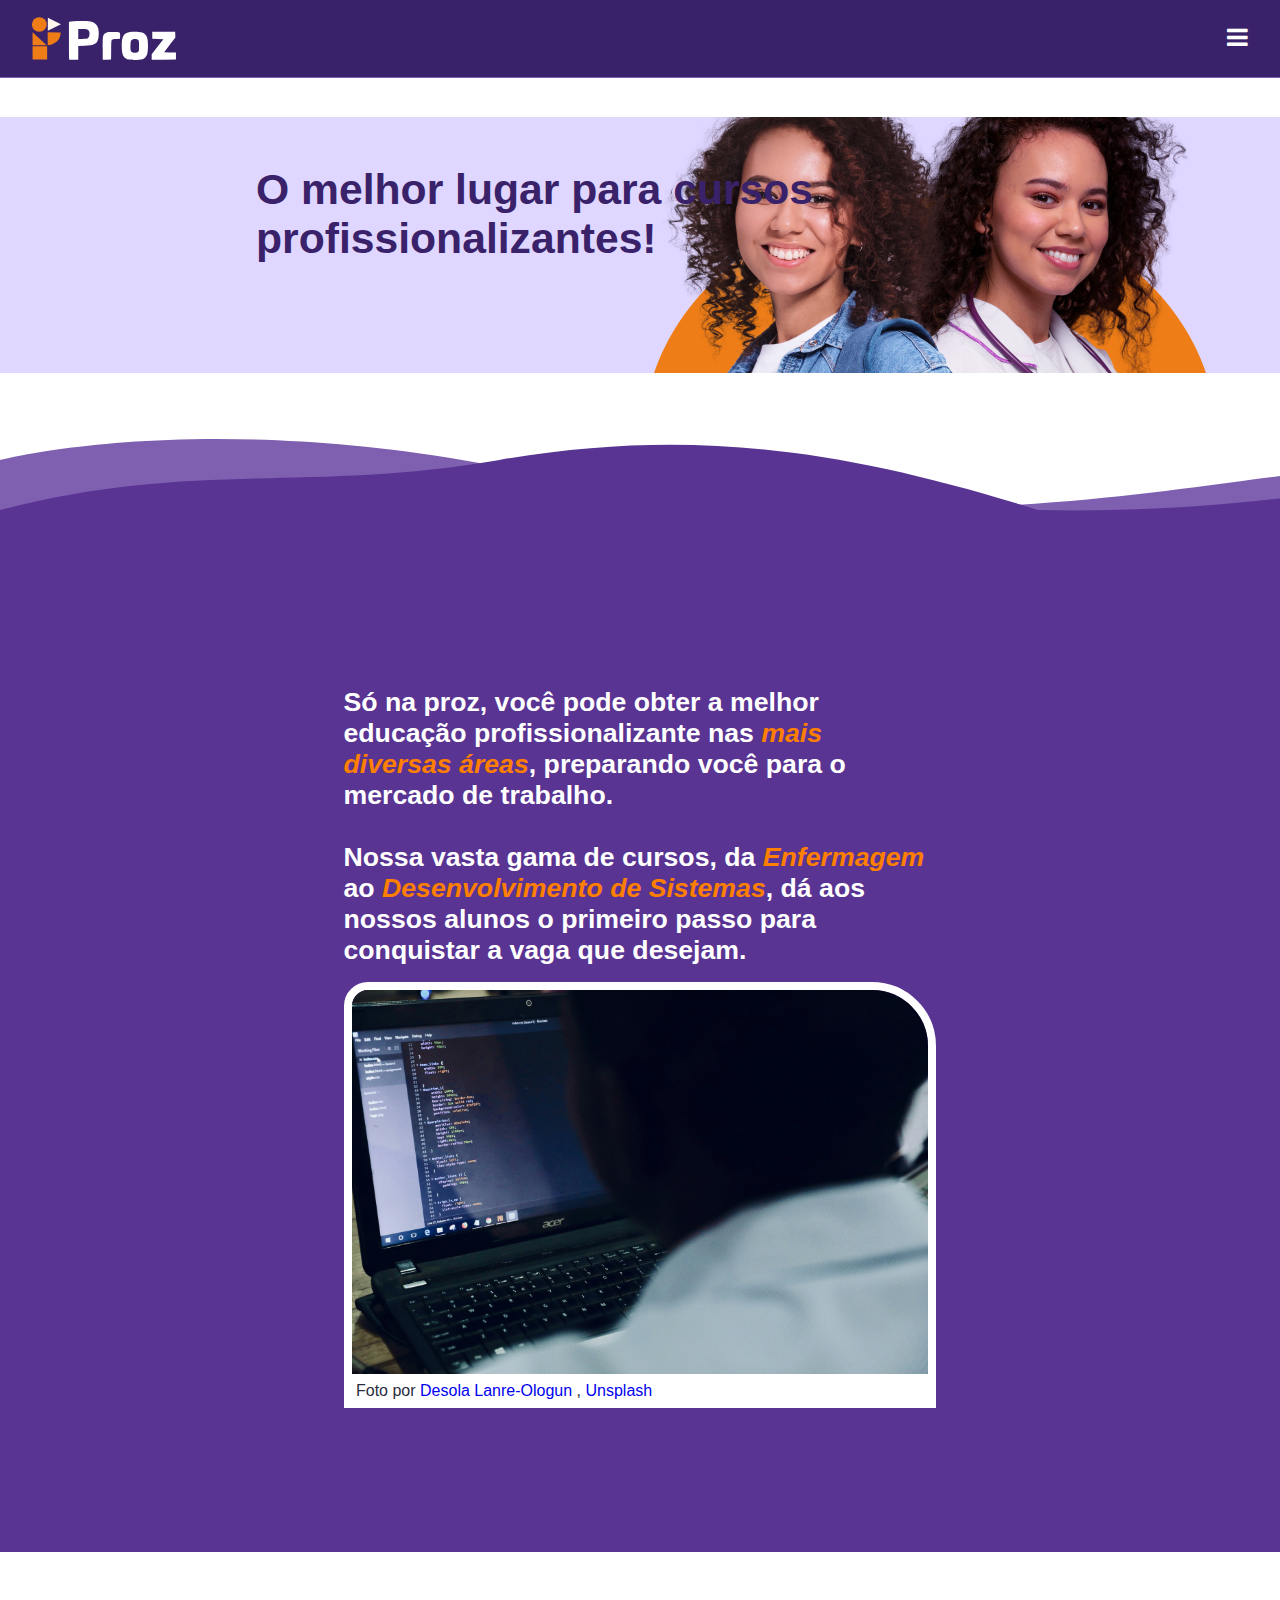
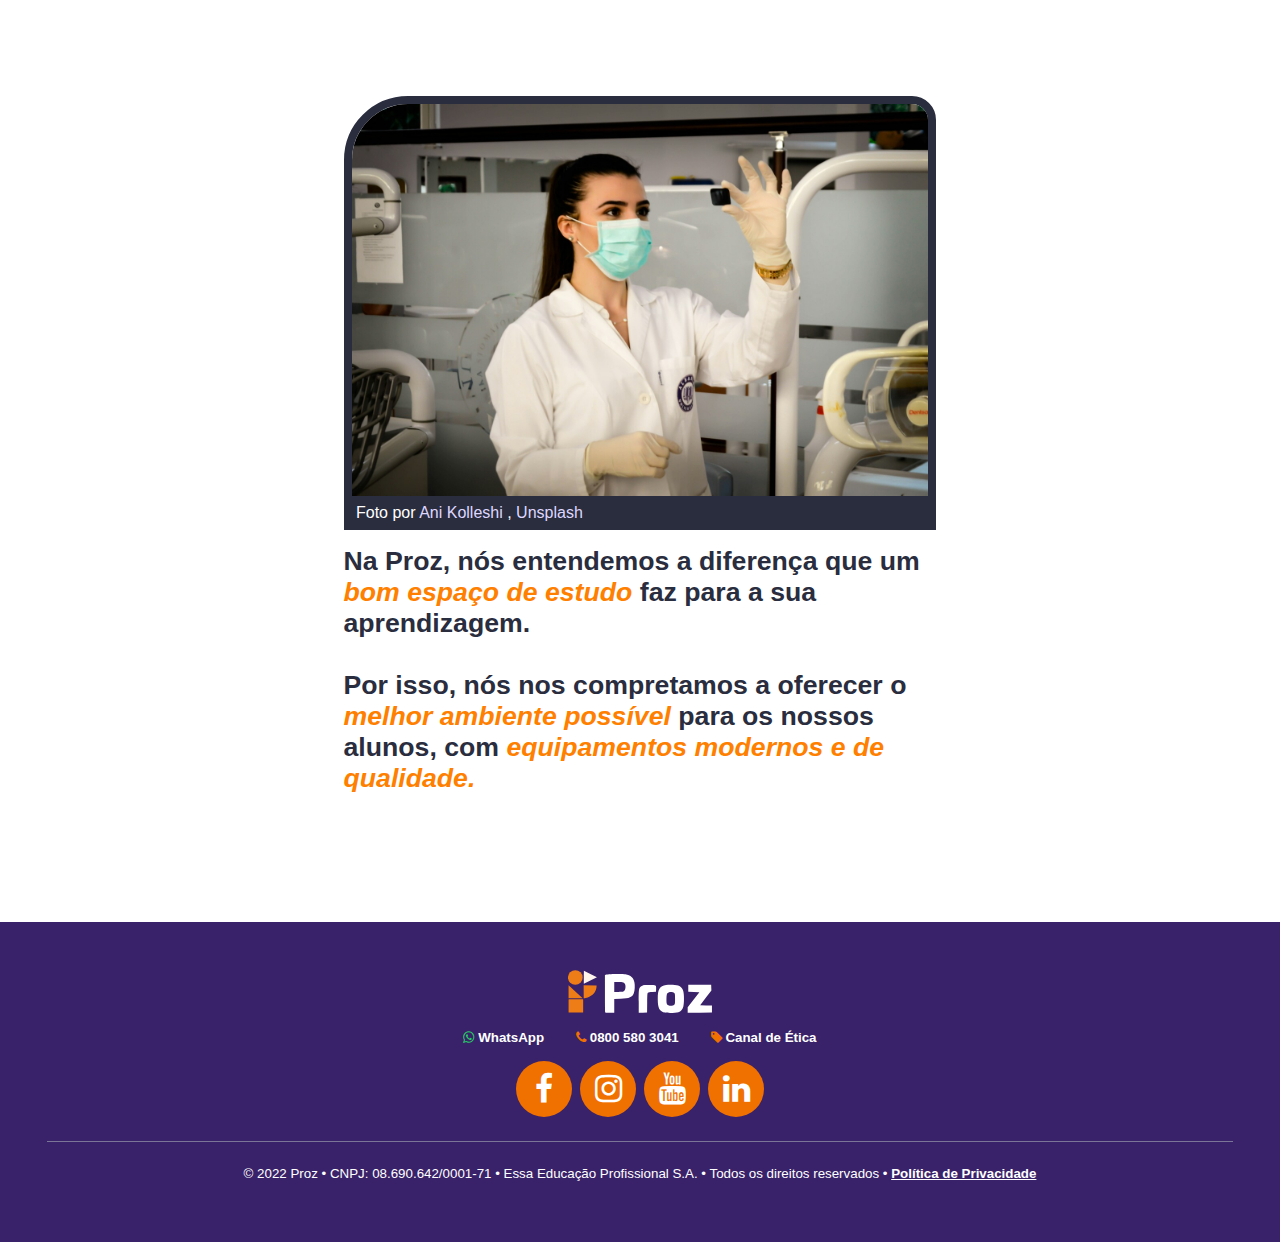
<file: index.html>
<!DOCTYPE html>
<html lang="pt-BR">

<head>
	<meta charset="UTF-8">
	<meta name="viewport" content="width=device-width, initial-scale=1">
	<title>Cursos Técnicos e Profissionalizantes - Proz Educação</title>

	<link href="css/index.css" rel="stylesheet">
	<link href="css/content.css" rel="stylesheet">
	<link href="css/global.css" rel="stylesheet">

	<link href="https://cdnjs.cloudflare.com/ajax/libs/font-awesome/4.7.0/css/font-awesome.min.css" rel="stylesheet">

	<link href="assets/favicon.ico" rel="shortcut icon">

	<script src="js/global.js" defer></script>
</head>

<body>
	<main>
		<div id="tagline">
			<h1>O melhor lugar para cursos profissionalizantes!</h1>
		</div>

		<div id="waves"></div>
		<div class="content purp-content">
			<p>
				Só na proz, você pode obter a melhor educação
				profissionalizante nas <em>mais diversas áreas</em>, preparando você
				para o mercado de trabalho.
				<br><br>
				Nossa vasta gama de cursos, da <em>Enfermagem</em> ao <em>Desenvolvimento
				de Sistemas</em>, dá aos nossos alunos o primeiro passo para conquistar a
				vaga que desejam.
			</p>
			<figure>
				<img src="assets/programmer.jpg">
				<figcaption>
						Foto por
						<a href="https://unsplash.com/@disruptxn?utm_content=creditCopyText&utm_medium=referral&utm_source=unsplash">
							Desola Lanre-Ologun
						</a>,
						<a href="https://unsplash.com/photos/black-acer-laptop-computer-USp4Gzr-Hdw?utm_content=creditCopyText&utm_medium=referral&utm_source=unsplash">
							Unsplash
						</a>
				 </figcaption>
			</figure>
		</div>
		<div class="content wh-content">
			<figure>
				<img src="assets/nurse.jpg">
				<figcaption>
						Foto por
						<a href="https://unsplash.com/@anikolleshi?utm_content=creditCopyText&utm_medium=referral&utm_source=unsplash">
							Ani Kolleshi
						</a>,
						<a href="https://unsplash.com/photos/woman-inside-laboratory-7jjnJ-QA9fY?utm_content=creditCopyText&utm_medium=referral&utm_source=unsplash">
							Unsplash
						</a>
				 </figcaption>
			</figure>
			<p>
				Na Proz, nós entendemos a diferença que um <em>bom espaço de estudo</em>
				faz para a sua aprendizagem.
				<br><br>
				Por isso, nós nos compretamos a oferecer o <em>melhor ambiente possível
				</em> para os nossos alunos, com <em>equipamentos modernos e de qualidade.
				</em>
			</p>
		</div>
		<div id="signup">

		</div>
	</main>
</body>

</html>
</file>
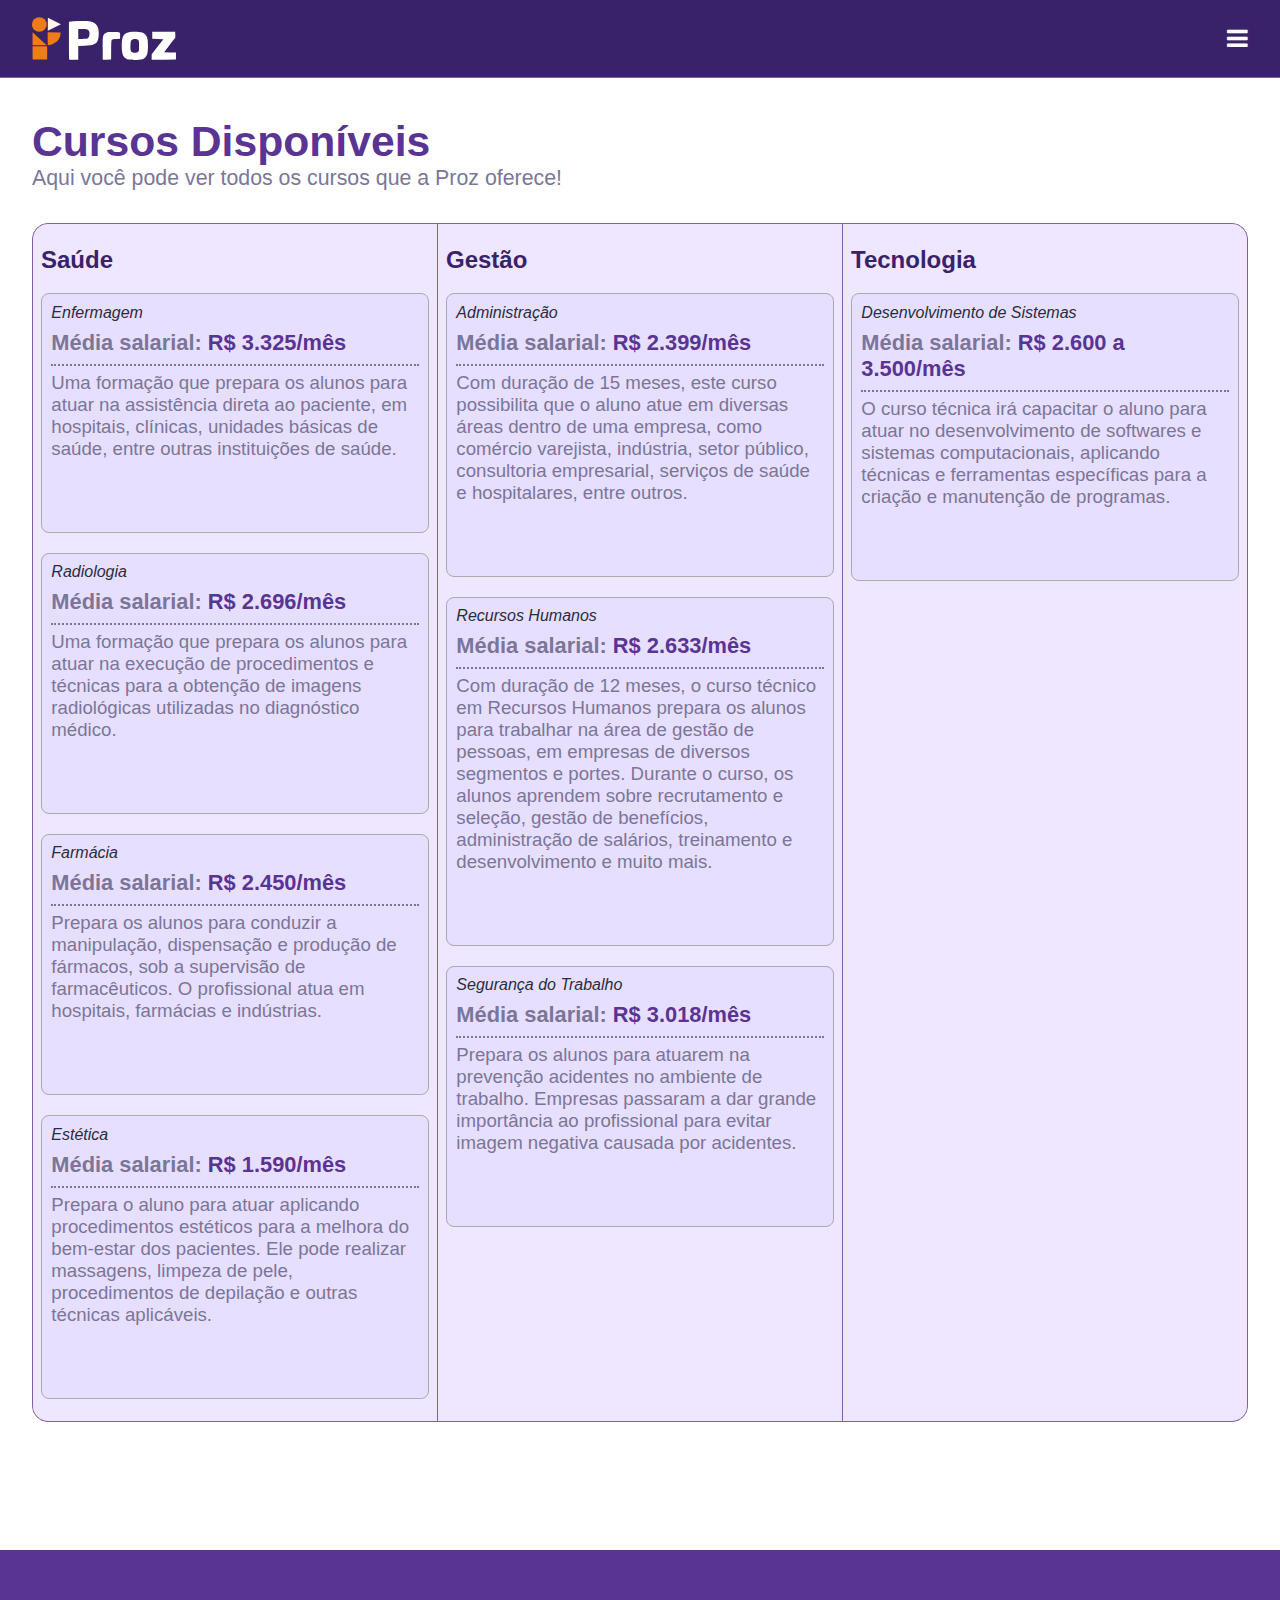
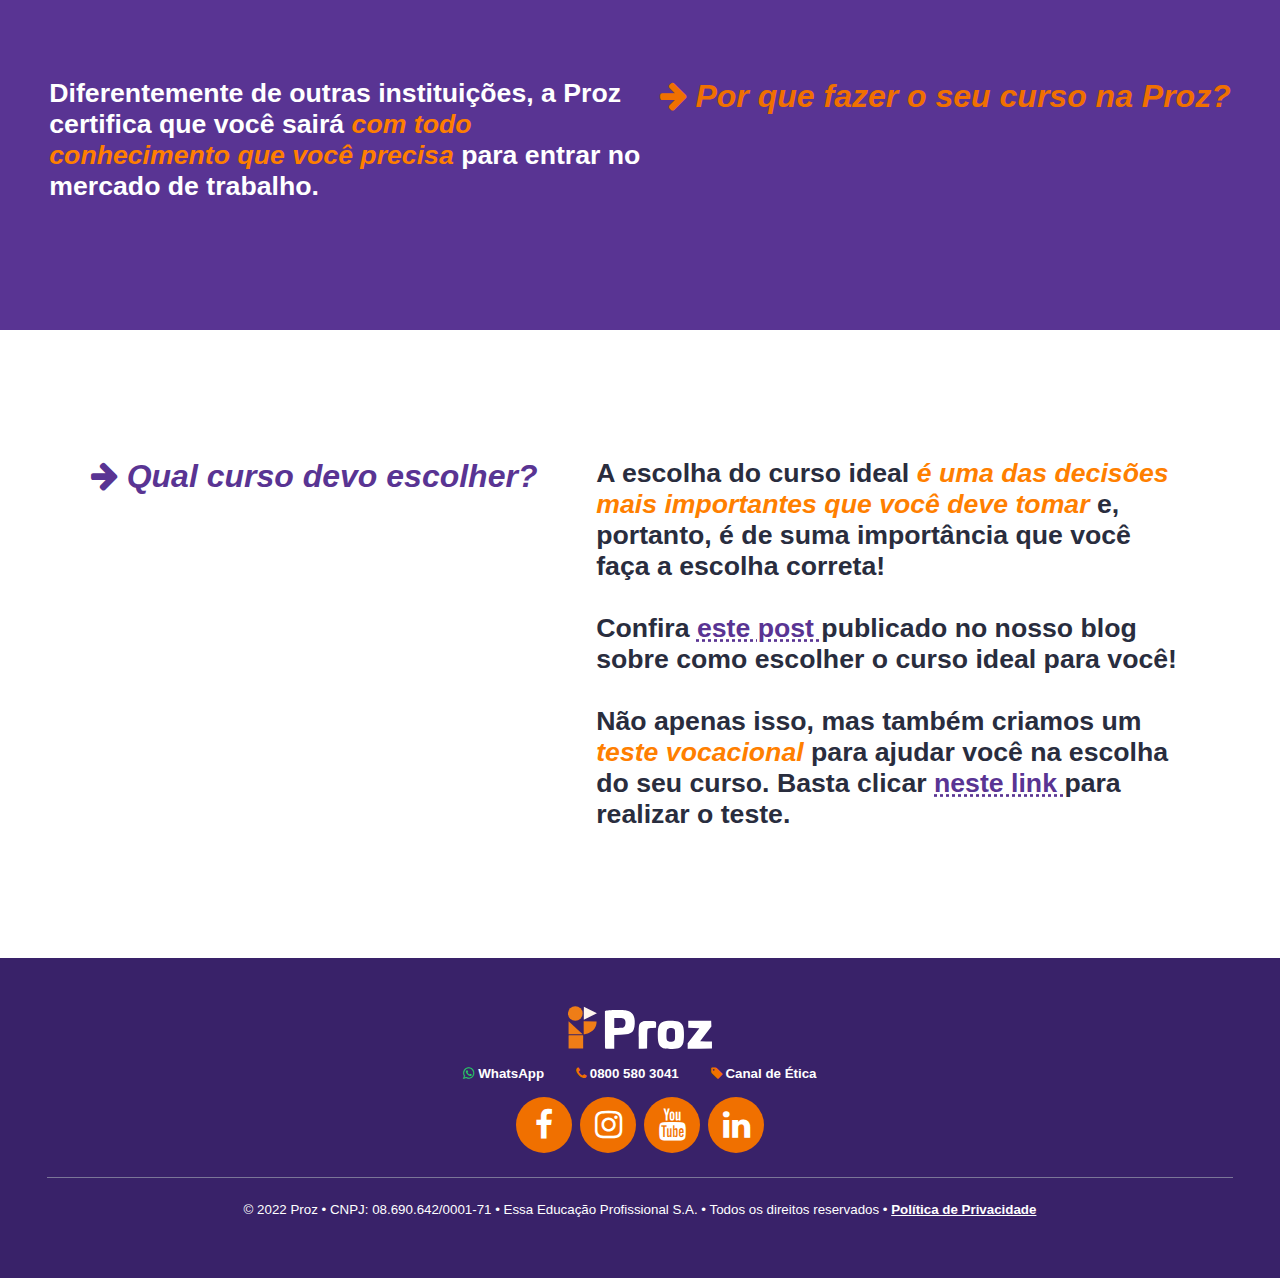
<file: cursos.html>
<!DOCTYPE html>
<html lang="pt-BR">

<head>
	<meta charset="UTF-8">
	<meta name="viewport" content="width=device-width, initial-scale=1">
	<title>Cursos Técnicos e Profissionalizantes - Proz Educação</title>

	<link href="css/cursos.css" rel="stylesheet">
	<link href="css/content.css" rel="stylesheet">
	<link href="css/global.css" rel="stylesheet">

	<link href="https://cdnjs.cloudflare.com/ajax/libs/font-awesome/4.7.0/css/font-awesome.min.css" rel="stylesheet">

	<link href="assets/favicon.ico" rel="shortcut icon">

	<script src="js/cursos.js" defer></script>
	<script src="js/global.js" defer></script>
</head>

<body>
	<main>
		<div id="head">
			<h1>Cursos Disponíveis</h1>
			<p>Aqui você pode ver todos os cursos que a Proz oferece!</p>
		</div>
		<div id="course-grid">
			<div class="course-list-container">
				<h2>Saúde</h2>
				<div class="course-list">
					<!--
					Paulo, se você estiver lendo isto, me desculpe.
					
					Esse cards bonitinhos são, na verdade, div colapsáveis, eu só
					desativei a habilidade de colapsar eles. Eu planejei que eles fossem
					colapsáveis no começo, mas achei que ficaram mais bonitinhos abertos...
					
					Foi mal. Não deu tempo de fazer de outro jeito!!!
					-->
					<div class="course">
						<summary>Enfermagem</summary>
						<h3>Média salarial: <em>R$ 3.325/mês</em></h3>
						<p>Uma formação que prepara os alunos para atuar na assistência direta ao
						paciente, em hospitais, clínicas, unidades básicas de saúde, entre outras
						instituições de saúde.</p>
						<button class="choose-course" course="enf">Inscrever-se</button>
					</div>
					<div class="course">
						<summary>Radiologia</summary>
						<h3>Média salarial: <em>R$ 2.696/mês</em></h3>
						<p>Uma formação que prepara os alunos para atuar na execução de
						procedimentos e técnicas para a obtenção de imagens radiológicas
						utilizadas no diagnóstico médico.</p>
						<button class="choose-course" course="rad">Inscrever-se</button>
					</div>
					<div class="course">
						<summary>Farmácia</summary>
						<h3>Média salarial: <em>R$ 2.450/mês</em></h3>
						<p>Prepara os alunos para conduzir a manipulação, dispensação e produção
						de fármacos, sob a supervisão de farmacêuticos. O profissional atua em
						hospitais, farmácias e indústrias.</p>
						<button class="choose-course" course="far">Inscrever-se</button>
					</div>
					<div class="course">
						<summary>Estética</summary>
						<h3>Média salarial: <em>R$ 1.590/mês</em></h3>
						<p>Prepara o aluno para atuar aplicando procedimentos estéticos para a
						melhora do bem-estar dos pacientes. Ele pode realizar massagens, limpeza
						de pele, procedimentos de depilação e outras técnicas aplicáveis.</p>
						<button class="choose-course" course="est">Inscrever-se</button>
					</div>
				</div>
			</div>
			<div class="course-list-container">
				<h2>Gestão</h2>
				<div class="course-list">
					<div class="course">
						<summary>Administração</summary>
						<h3>Média salarial: <em>R$ 2.399/mês</em></h3>
						<p>Com duração de 15 meses, este curso possibilita que o aluno atue em
						diversas áreas dentro de uma empresa, como comércio varejista, indústria,
						setor público, consultoria empresarial, serviços de saúde e hospitalares,
						entre outros.</p>
						<button class="choose-course" course="adm">Inscrever-se</button>
					</div>
					<div class="course">
						<summary>Recursos Humanos</summary>
						<h3>Média salarial: <em>R$ 2.633/mês</em></h3>
						<p>Com duração de 12 meses, o curso técnico em Recursos Humanos prepara
						os alunos para trabalhar na área de gestão de pessoas, em empresas de
						diversos segmentos e portes. Durante o curso, os alunos aprendem sobre
						recrutamento e seleção, gestão de benefícios, administração de salários,
						treinamento e desenvolvimento e muito mais.</p>
						<button class="choose-course" course="rh">Inscrever-se</button>
					</div>
					<div class="course">
						<summary>Segurança do Trabalho</summary>
						<h3>Média salarial: <em>R$ 3.018/mês</em></h3>
						<p>Prepara os alunos para atuarem na prevenção acidentes no ambiente de
						trabalho. Empresas passaram a dar grande importância ao profissional para
						evitar imagem negativa causada por acidentes.</p>
						<button class="choose-course" course="sdt">Inscrever-se</button>
					</div>
				</div>
			</div>
			<div class="course-list-container">
				<h2>Tecnologia</h2>
				<div class="course-list">
					<div class="course">
						<summary>Desenvolvimento de Sistemas</summary>
						<h3>Média salarial: <em>R$ 2.600 a 3.500/mês</em></h3>
						<p>O curso técnica irá capacitar o aluno para atuar no desenvolvimento de
						softwares e sistemas computacionais, aplicando técnicas e ferramentas
						específicas para a criação e manutenção de programas.</p>
						<button class="choose-course" course="dds">Inscrever-se</button>
					</div>
				</div>
			</div>
		</div>

		<div class="content purp-content">
			<p>
				Diferentemente de outras instituições, a Proz certifica que você sairá
				<em>com todo conhecimento que você precisa</em> para entrar no mercado
				de trabalho.
			</p>
			<h2 id="a-porque-proz">
				<i class="fa fa-arrow-right"></i>&nbsp;Por que fazer o seu curso na Proz?
			</h2>
		</div>

		<div class="content wh-content">
			<h2>
				<i class="fa fa-arrow-right"></i>&nbsp;Qual curso devo escolher?
			</h2>
			<p>
				A escolha do curso ideal <em>é uma das decisões mais importantes que você
				deve tomar</em> e, portanto, é de suma importância que você faça a escolha
				correta!
				<br><br>
				Confira
				<a href="https://blog.prozeducacao.com.br/cursos/elhor-curso-tecnico/">
					este post
				</a>
				publicado no nosso blog sobre como escolher o curso ideal para você!
				<br><br>
				Não apenas isso, mas também criamos um <em>teste vocacional</em> para
				ajudar você na escolha do seu curso. Basta clicar
				<a href="https://inscricao.prozeducacao.com.br/teste-vocacional-lp/">
					neste link
				</a>
				para realizar o teste.
			</p>
		</div>
	</main>

	<dialog>
		<button id="close-modal"><i class="fa fa-close"></i></button>
		<form id="signup-form">
			<label for="course-select">Curso:</label>
			<select required name="course" id="course-select">
				<option value="enf">Técnico em Enfermagem</option>
				<option value="rad">Técnico em Radiologia</option>
				<option value="far">Técnico em Farmácia</option>
				<option value="est">Técnico em Estética</option>
				<option value="adm">Técnico em Administração</option>
				<option value="rh">Técnico em Recursos Humanos</option>
				<option value="sdt">Técnico em Segurança do Trabalho</option>
				<option value="dds">Técnico em Desenvolvimento de Sistemas</option>
			</select>

			<label for="name-input">Nome:</label>
			<input required type="text" id="name-input" placeholder="Seu nome aqui">
			
			<label for="email-input">E-mail:</label>
			<input required type="email" id="email-input" placeholder="Seu e-mail aqui">
			
			<label for="tel-input">Telefone:</label>
			<input required type="tel" id="tel-input" placeholder="Seu telefone (com DDD) aqui"
					onkeyup="handlePhone(event);" maxlength="15" pattern="\(\d{2}\) \d{4,5}-\d{4}">

			<label for="state-select">Estado:</label>
			<select required name="state" id="state-select">
				<option disabled selected value="">Selecione um estado</option>
				<option value="sp">São Paulo</option>
				<option value="mg">Minas Gerais</option>
				<option value="pr">Paraná</option>
			</select>

			<input type="submit" value="INSCREVA-SE">
		</form>
	</dialog>
</body>

</html>
</file>
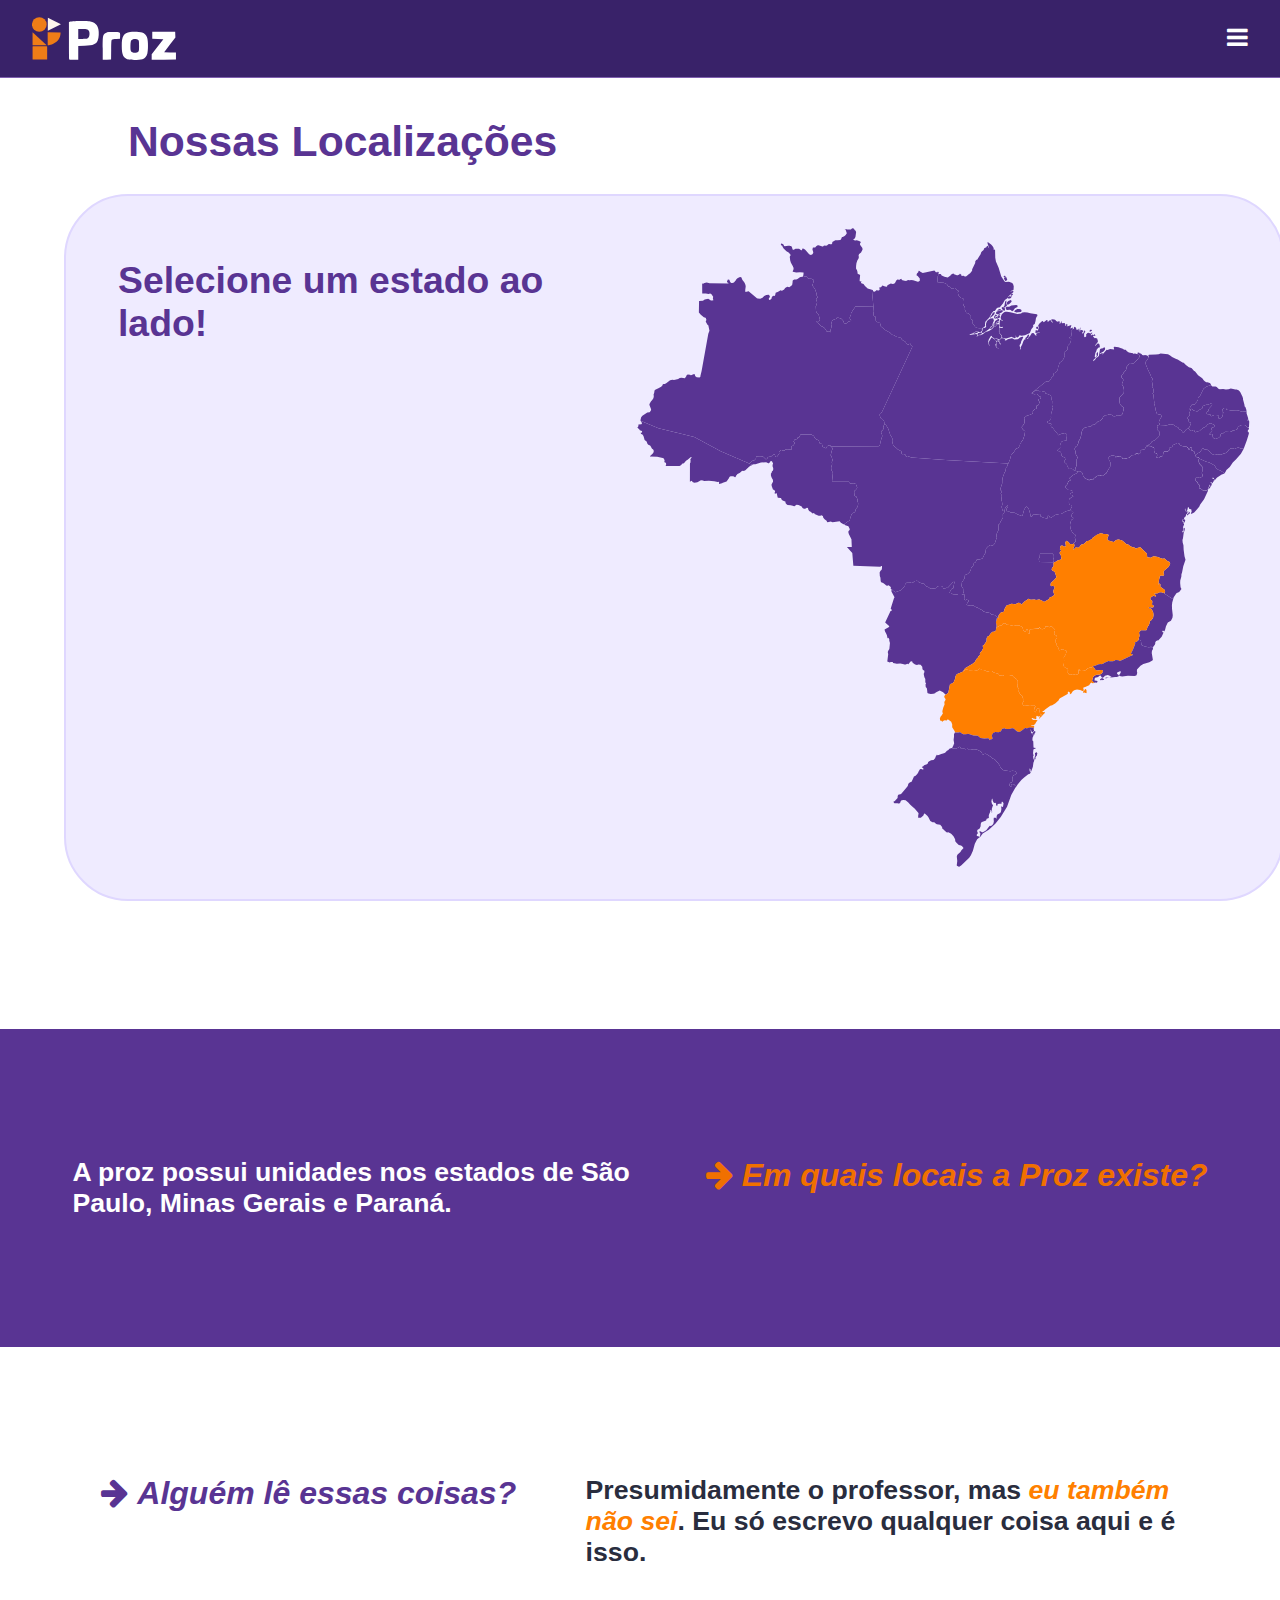
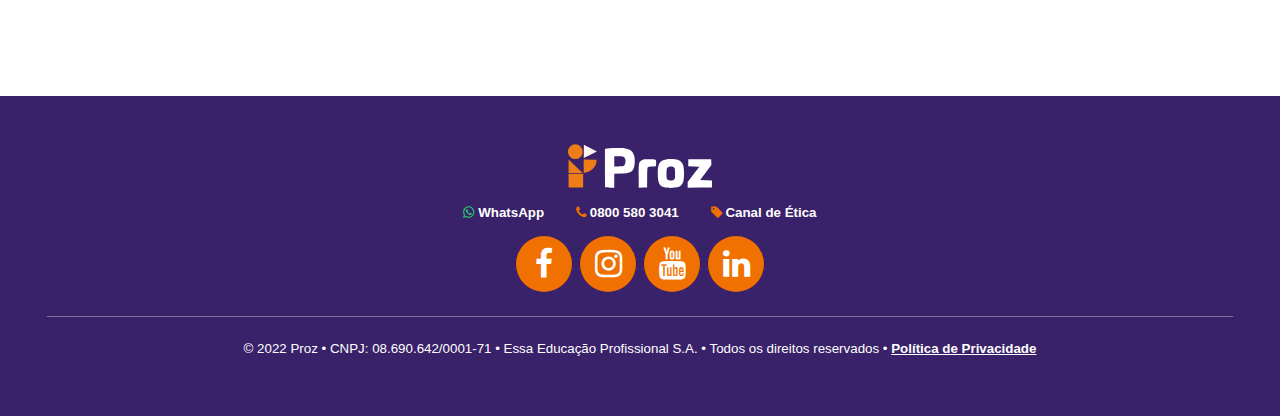
<file: locais.html>
<!DOCTYPE html>
<html lang="pt-BR">

<head>
	<meta charset="UTF-8">
	<meta name="viewport" content="width=device-width, initial-scale=1">
	<title>Cursos Técnicos e Profissionalizantes - Proz Educação</title>

	<link href="css/locais.css" rel="stylesheet">
	<link href="css/content.css" rel="stylesheet">
	<link href="css/global.css" rel="stylesheet">

	<link href="https://cdnjs.cloudflare.com/ajax/libs/font-awesome/4.7.0/css/font-awesome.min.css" rel="stylesheet">

	<link href="assets/favicon.ico" rel="shortcut icon">

	<script src="js/global.js" defer></script>
	<script src="js/locais.js" defer></script>
</head>

<body>
	<main>
		<h1>Nossas Localizações</h1>

		<div id="mapa-texto">
			<div id="local-info">
				<h2 id="estado">Selecione um estado ao lado!</h2>

				<ul id="local">
				</ul>
			</div>

			<svg
				id="mapa"
				xmlns:mapsvg="http://mapsvg.com"
				xmlns:dc="http://purl.org/dc/elements/1.1/"
				xmlns:rdf="http://www.w3.org/1999/02/22-rdf-syntax-ns#"
				xmlns:svg="http://www.w3.org/2000/svg"
				xmlns="http://www.w3.org/2000/svg"
				width="612.51611"
				height="639.04297"
				mapsvg:geoviewbox="-74.008595 5.275696 -34.789914 -33.743888"
			>
			
			<path
				d="m 30.732574,238.03114 -2.08,-0.04 0.54,-1.81 -0.21,-0.83 -0.25,-0.49 -1.25,-0.7 -0.14,-0.45 0.27,-1.15 -0.77,-1.95 -1.09,-0.64 -5.6,-1.25 -7.34,-0.19 0.27,-0.56 2.49,-2.26 0.89,-1.23 0.29,-1.2 -0.22,-1.23 -0.68,-0.91 -0.83,-0.44 -1.68,-2.95 -0.77,-0.44 -0.9,-0.19 -1.13,-1.13 -0.92,-2.38 -2,-1.53 -0.98,-3.62 -0.87,-1.64 -1.88,-1.08 -0.08,-1.17 0.81,0.1 0.42,-0.52 0.07,-0.67 -0.2,-0.42 -2.12,-0.93 -0.36,-0.66 -2.16999996,-1.89 0.04,-0.37 0.62,-0.05 0.49999996,-1.32 -0.01,-1.31 3.01,-0.39 0.5,-0.39 -0.22,-1.35 -1.17,-1.57 0,0 17.95,7.48 23.66,5.66 12.14,3.14 26.44,14.17 28.509996,12.13 0,0 2.97,1.26 0,0 -0.3,0.48 -1.57,0.66 -2.09,1.59 -2.86,2.79 -1.65,0.86 -0.66,-0.18 -1.53,0.18 -0.05,0.56 -1.92,1.3 -2.08,0.99 -1.439996,1.83 -0.44,1.18 -0.61,0.28 -1.17,-0.75 -0.76,-0.13 -2.37,0.05 -0.68,0.26 -0.63,0.45 -0.36,0.86 -2.44,3.48 -3.77,1.25 -0.84,0.69 -1.94,0.51 -1.03,0.03 0.08,-2.11 -1.36,0.2 -3.55,-0.77 -5.24,-0.47 -5.09,0.38 -0.66,-0.58 -2.27,-0.17 -3.56,1.83 -2.73,0.62 -1.68,-0.67 -1.4,-1.44 -1.64,1.16 0.04,-17.55 0.05,-1.1 0.47,-0.71 0.07,-2.35 -0.26,-0.88 0.97,-1.18 0.48,-1.14 -1.16,0.2 -2.97,2.59 -1.6,1.01 -2.06,2.38 -1.95,0.67 -0.65,1.08 -1.81,0.99 z"
				title="acre"
				id="br-ac" />
			<path
				d="m 562.17257,230.56114 -0.2,-0.73 -1.42,-0.78 -0.45,0.09 -1.02,-0.29 -0.54,-1.4 0,0 1.32,-1.07 0.64,-1.09 2.17,-0.76 2.38,-3.29 0.09,-0.69 0.82,-0.6 1,1.22 1.67,0.3 1.08,-0.12 2.55,2.02 1.9,2.12 1.78,1.05 1.91,0.48 2.5,-0.65 3.14,0.29 1.17,-0.11 1.86,-1.06 1.16,0.05 1.81,-1.11 2.18,-2.29 0.12,-0.45 1.55,-1.24 2,-0.24 2.24,0.85 2.56,-1.29 1.47,-0.19 1.92,0.81 2.9,0.27 0.27,0.21 0,0 -2.78,4.96 -4.55,5.13 -3.58,3.58 -3.04,4.58 -3.33,2.88 -1,2.03 -1.32,1.79 0,0 -0.6,-1.31 -3.59,-2.23 -0.46,-0.03 -1.66,-0.79 -1.76,-1.45 -1.3,-2.45 -5.42,-3.07 -3.68,-0.95 z"
				title="alagoas"
				id="br-al" />
			<path
				d="m 166.08257,47.551144 0.72,0.78 0.75,0.34 0.61,0.01 1.13,-0.42 0.63,0.11 0.06,0.96 1.21,1.17 0.97,0.37 0.88,-0.21 1.36,0.11 1.95,0.95 0.49,0.66 -0.91,3.32 -0.71,1.5 2.73,3.74 1.66,4.76 0.19,2.26 0.87,1.12 0.05,0.45 -1.62,1.46 0.36,1.59 0.66,1.58 -0.77,3.04 -0.57,0.96 0.29,4.98 0.88,2.17 1.22,0.84 0.58,0.9 1.13,4.33 -0.06,0.58 -1.14,1.32 -1.84,-0.33 -0.14,1.14 5.01,4.42 0.52,0.04 1.96,1.31 1.48,1.649996 1.04,2.04 0.53,0.07 1.34,-0.42 2.36,1.04 -0.44,-2.11 0.75,-2.289996 0.25,-1.73 -0.37,-1.8 0.82,-2.97 1.02,-1.26 1.28,-0.69 2.09,-0.71 0.55,-0.89 1.6,-0.06 2.83,0.93 1.87,2.04 0.92,2.51 1.82,0.23 1.25,-0.46 1.41,-1.41 2.03,-0.55 0.42,-0.39 0.02,-0.53 -1.14,-1.41 -0.23,-0.73 0.11,-0.66 1.15,-2.64 0.07,-1.13 1.66,-3.03 2.33,-3.26 -0.03,-0.68 18.49,0.07 0,0 0.4,4.86 -0.43,1.45 0.18,2.27 0.24,0.68 1.7,0.85 0.18,0.41 -0.35,0.69 -0.05,2.11 1.83,1.99 0.36,0.19 0.7,-0.18 1.84,1.23 0.55,1.83 0.04,0.93 0.3,0.45 4.64,3.769996 4.58,2.54 0.63,0.9 1.35,1.09 1.88,0.67 2.37,1.31 2.26,0.65 1.36,0.15 1.32,0.82 0.08,0.61 1.27,1.34 2.7,1.44 1.1,2.17 1.87,0.79 0.85,-0.61 1.38,-0.35 0.19,0.48 -0.13,0.78 1.81,1.67 -29.9,64.24 -0.78,1.31 -1.45,1.13 -0.58,0.97 -0.03,1.13 0.82,2.33 0.38,0.57 1.07,0.58 1.58,1.56 0.64,1.26 0.15,1.96 0.57,0.57 0,0 -1.18,1.2 -0.2,0.61 -0.06,0.76 0.34,0.84 -0.27,1.01 -1.2,1.82 -0.86,0.64 -0.42,0.85 0.1,0.85 0.66,1.37 0.46,1.94 -1.38,4.22 -1.18,5.22 -1.21,0.73 -47.85,0.32 0,0 0.04,-0.7 -0.36,-0.38 -1.39,-0.28 -1.92,1.08 -0.54,1.74 -0.68,0.19 -3.24,-1.48 -0.68,-2.88 -0.62,-0.2 -0.98,0.13 -0.46,-0.21 -1.25,-3.27 -2.54,-0.98 -1.33,-1.27 -0.8,-1.91 -0.45,-0.49 -2.15,-1.13 -10.79,0.06 -1.38,2.56 -1.72,0.5 0.09,1.17 -0.26,0.22 -2.48,0.53 -1.19,1.59 -0.05,0.67 0.9,0.7 0.17,0.45 -0.36,1.02 -0.81,1.15 -2.06,1.21 -0.11,1.81 0.24,1.46 -3.87,-0.46 -2.13,0.38 -1.2,1.07 -1.79,-0.1 -0.84,-0.55 -0.46,-0.02 -1.75,1.26 -0.53,0.84 0.26,1.75 -2.54,3.16 -0.68,0.08 -0.68,-0.53 -0.64,-2.26 -0.38,-0.09 -1.84,1.02 -1.3,1.21 -1.37,0.39 -0.77,-0.13 -1.08,0.5 -0.41,0.53 -0.13,0.72 -1.22,0.79 -0.37,0.02 -2.31,-2.33 -0.72,-0.37 -2.87,0.33 -3.96,-0.26 0.16,1.29 -0.15,0.56 -1.55,1.81 -1.92,0.58 -3.26,2.56 0,0 -28.509996,-12.13 -26.44,-14.17 -12.14,-3.14 -23.66,-5.66 -17.95,-7.48 0,0 -0.07,-0.65 0.7,-2.92 1.22,-1.4 4.92,-3.47 2.26,-0.24 0.47,-0.3 0.98,-1.56 0.08,-1.03 -1.74,-4.49 0.38,-1.19 1.18,-2.19 1.28,-1.32 0.92,-1.25 0.42,-0.98 0.3,-1.74 -0.29,-1.32 0.67,-2.04 0.31,-2.31 0.73,-0.75 3.66,-1.63 2.19,-1.23 1.15,-1.04 0.44,-1.4 0.78,-0.37 1.41,-0.11 1.65,-0.93 3.54,-2.73 2.42,-0.43 1.51,0.29 4.19,-1.22 1.5,-0.77 1.82,-0.36 3.33,0.38 1.3,-1.59 0.63,-1.45 1.09,-0.61 2.14,0.2 0.64,0.54 1.32,-0.24 1.1,-0.74 1.71,0.12 0.31,0.53 -0.02,1.18 1.61,1.29 2.83,0.08 0.58,-0.4 0.46,-0.78 -0.11,-0.39 1.17,-4.92 6.7,-37.17 1.16,-2.92 -0.99,-4.959996 0.12,-0.26 -1.3,-1.05 -1.48,-2.75 -0.04,-0.49 0.65,-1.39 -0.52,-1.78 -0.37,-0.4 -1.7,-0.59 -3.03,-2.35 -1.94,-2.28 0.2,-11.51 3.89,-0.26 1.75,-1.17 3.5,-0.92 2.68,1.76 1.22,0.11 1.27,-0.43 -0.49,-1.69 0.3,-1.72 -1.37,-2.1 -0.57,-0.54 -1.15,-0.6 -1.51,0.53 -2.79,-0.61 -3.57,0.09 -0.06,-9.9 0.96,0.04 1.32,-0.58 2.28,-0.6 2.84,0.87 19.03,0.06 -0.46,-0.66 -0.79,-0.14 -0.38,-1.2 0.95,-1.93 1.43,0.4 0.61,1.52 0.87,1.32 0.66,0.35 0.83,0.01 1.61,-0.61 1.94,-2.09 0.32,-0.84 1.259996,-1.24 2.55,-1.39 1.29,0.46 1.17,2.58 1.62,1.99 0.74,1.3 0.66,1.78 0.23,1.55 -0.49,3.63 0.2,1.76 3.2,-0.75 8.31,7.06 0.79,0.28 2.5,0.21 2.3,-1 1.7,-1.7 2.11,-1.16 2.19,-0.11 0.56,0.29 0.77,1.08 -0.02,0.97 -1.11,1.7 0.37,0.98 0.58,0.27 1.33,-0.72 0.56,-0.91 0.23,-1.29 1,-1.16 0.47,-0.23 1,0.18 0.55,-0.18 0.41,-0.66 0.46,-2.31 0.51,-0.37 1.51,-0.36 2.93,-1.77 0.97,0.55 0.93,-0.29 1.6,-1.04 1.02,-1.61 2.11,-1.21 2.03,0.55 2.36,-1.65 0.55,-0.82 0.44,-2.66 -0.03,-1.29 0.77,-0.92 1.03,-0.42 1.74,-0.02 1.34,-0.39 2.06,-1.6 0.96,-0.37 2.28,-0.3 z"
				title="amazonas"
				id="br-am" />
			<path
				d="m 345.24257,99.961144 -0.94,-0.06 -0.77,0.339996 -1.3,0.12 -2.79,-0.679996 -1.45,-1.03 -0.43,-1.5 -1.87,-1.39 -0.11,-1.3 0.21,-0.69 -0.31,-1.58 -0.33,-0.47 -0.95,-0.19 -0.41,-0.94 0.08,-2.43 -2.93,-3.28 -0.78,0.36 -0.82,-0.19 -1.5,-3.48 0.13,-1.58 -0.59,-1.81 -0.62,-0.56 -0.67,-1.51 -0.19,-2.11 0.43,-3.14 -0.17,-0.33 -2.57,-0.73 -2.02,-2.26 -0.76,-2.83 0.19,-0.72 0.68,-0.23 -0.49,-1.18 -0.68,0.03 -2.84,-2.66 -0.94,0.14 -0.38,0.42 -1.33,0.14 -0.84,-0.27 -0.8,-0.98 -1.14,-0.84 -1.19,-0.12 -0.49,-1.28 -0.67,-0.8 -1.93,-1.05 -1.29,-0.49 -3.39,-0.37 -1.08,0.29 -1.17,-0.02 -0.31,-0.54 -0.24,-1.44 0.25,-4.54 0.62,-1.3 -0.37,-2.3 -0.62,-0.57 0,0 0.35,-0.21 0.99,0.3 -0.01,0.81 -0.29,0.18 0.34,0.97 1.47,-0.06 0.82,0.23 0.35,0.9 0.84,0.71 2.25,0.78 3.29,0.75 2.76,-1.78 0.35,-0.76 1.73,-1.17 0.83,-0.29 0.69,0.94 2.71,0.94 1.08,-0.12 1.72,-1.01 0.12,-0.42 0.32,0.03 1.46,1.3 -0.2,0.87 2.37,-0.17 0.51,0.5 0.95,0.17 0.62,-0.01 0.91,-0.48 1.67,-1.5 1.78,-1.1 1.75,-2.3 0.37,-1 -0.2,-0.54 3.13,-6.5 0.11,-1.82 1.11,-1.3 0.73,-0.19 3.6,-5.79 0.23,-1.15 0.84,-1.2 1.79,-1.55 0.63,-1.66 2.11,-1.14 0.47,-0.92 1.04,-0.58 0.56,1.46 0.88,1.36 -1.67,-4.8 -0.07,-1.29 0.18,-0.33 3.37,2.42 1.14,1.21 0.91,1.22 0.52,1.19 0.03,1.58 0.44,0.31 0.32,-0.48 0.38,-0.1 0.21,0.4 0.21,7.89 0.66,3.87 2.71,6.05 2.66,8.94 3.32,5 1.01,0.35 3.27,-0.08 2.78,0.94 1.29,0.85 0.77,2.65 -0.16,3.33 -1.29,0.96 -1.73,0.43 -0.38,0.33 1.79,-0.15 1.04,-0.42 0.28,0.23 0.12,0.59 -0.17,0.73 -5.03,4.06 -1.17,2.1 -2.15,1.41 -1.94,3.72 -2.91,3.5 -0.7,0.46 -0.94,-0.09 -1.45,0.52 -2.08,2.98 0,0 -1.34,0.07 -0.75,0.9 0,0 -1.47,1.68 -0.97,2.22 -1.12,1.87 -0.84,0.65 -3.01,3.45 -0.36,2.4 0.17,1.8 -1.95,1.81 -0.98,0.12 z m 23.36,-46.99 -0.45,-0.33 -1.1,-1.86 0.07,-0.88 0.23,-0.41 1.66,-0.45 0.43,0.39 0.83,2.27 -0.99,1.1 -0.68,0.17 z m 2.49,17.61 -0.4,-0.25 -0.08,-0.71 1.11,-1.1 0.88,-0.15 1.25,0.24 0.46,-0.11 0.44,-0.64 0.05,0.59 -0.97,1.44 -0.99,0.5 -1.75,0.19 z m 3.44,-2.87 -0.78,-0.23 0,-0.56 0.72,-1.04 1.25,-0.1 0.18,0.35 -0.1,0.51 -1.27,1.07 z m -7.19,-18.42 -0.76,-0.5 0.26,-0.83 0.88,-0.17 0.86,0.32 0.01,0.73 -1.25,0.45 z"
				title="amapá"
				id="br-ap" />
			<path
				d="m 527.76257,365.59114 -0.36,-0.83 0.68,-1.35 -0.01,-0.53 -0.53,-1.04 -4.13,-3.05 -0.15,-0.51 0.22,-1.51 -0.57,-1.23 -0.65,0.24 -0.2,0.45 -0.34,0.18 -0.22,-0.25 0.53,-4.4 0.82,-3.3 0.82,-0.88 2.47,0.24 1.02,-0.71 0,-0.42 -0.56,-1.02 0.16,-2.65 4.96,-4.22 1.47,-3.08 -0.42,-1.17 -0.78,-1.02 -0.89,-0.06 -0.73,-0.38 -2.83,-2.47 -2.12,0.02 -2.19,-0.6 -2.27,-1.08 -2.73,-0.56 -1.98,-0.14 -1.32,0.99 -1.47,0.5 -2.61,-0.45 -0.57,0.21 -0.44,-3.96 -6.52,-6.2 -0.38,-0.18 -4.39,1.23 -1.53,-1.24 -0.51,0.21 -0.93,-0.22 -2.54,-1.22 -2.17,-1.62 -0.98,0.18 -4.35,-3.63 -1.1,-0.54 -2.73,-0.75 -1.77,0.25 -1.88,0.9 -0.81,1.12 -0.64,0.18 -5.33,-1.47 -0.61,-0.49 -0.26,-1.5 0.14,-0.89 1.29,-2.74 -0.86,-0.46 -2.28,-0.52 -2.18,-0.04 -1.2,-0.5 -1.79,-0.08 -3.83,1.58 -4.26,3.03 -0.64,1.11 -3.37,1.87 -2.02,0.4 -0.95,1.18 -1.81,1.55 -1.43,0.52 -1,-0.15 -1.85,2.58 -1.04,0.77 -2.13,-0.38 -0.72,0.13 -0.69,1 -1.34,0.92 -0.4,-0.24 1.43,-3.43 -0.51,-2.41 0,0 1.48,-1.97 0.25,-0.77 -0.23,-1.27 -0.67,-1.72 0.1,-0.67 0.71,-1.42 -0.05,-0.46 -3.21,-2.62 -1.69,-3.46 -0.62,-3.52 0.05,-1.55 1.2,-3.83 1.59,-1.03 0.23,-0.38 0.06,-0.94 -1.63,-0.84 -0.11,-0.33 0.48,-2.52 1.43,-1.06 -0.02,-0.37 -2.72,-2.46 0,0 -0.04,-0.93 1.36,-2.38 -0.04,-1.07 -0.17,-0.42 -1.46,-0.49 -0.94,-0.65 -0.35,-1.26 0.06,-2.92 0.19,-0.85 1.95,-1.67 1.14,-0.42 0.96,-0.72 -0.29,-0.63 -0.58,-0.52 -0.92,-0.29 -1.03,0.18 -0.35,-0.33 -0.09,-0.5 0.42,-0.96 2.04,-0.82 0.56,-0.45 -0.04,-0.76 -1.88,-0.98 -3.58,-0.67 -1.86,-1.96 -0.23,-0.92 0.5,-1.16 1.01,-0.73 1.52,-3.48 0.9,-0.61 1.01,-0.27 0.35,-0.38 -1.29,-1.8 0.19,-0.37 3.21,-2.62 3.82,-2.02 0.56,-0.47 0.22,-0.98 0.69,-0.65 0,0 2.33,-0.02 1.44,1.34 0.66,1.04 0.53,2.21 1.76,2.49 4.18,1.86 1.8,-0.52 2.11,0.18 0.33,-0.21 0.75,-1.45 1.14,-0.37 0.67,-0.87 1.17,-0.89 2.21,-0.75 1.33,0.17 1.48,0.53 1.35,-0.42 2.97,-2.42 2.95,-5.05 0.72,-0.86 0.24,-0.92 0.3,-2.56 -0.12,-1.16 -2.24,-4.43 0.05,-0.93 3.24,-1.65 1.95,-0.02 1.5,0.46 0.41,0.93 0.32,0.18 2.12,-0.43 1.39,-0.54 1.33,0.38 1.71,0.99 -0.13,0.65 0.19,0.29 0.82,0.28 3,-0.11 1.47,-0.64 1.7,-0.1 0.82,-1.22 1.51,-1.34 2.73,-0.34 0.77,-0.36 0.81,-0.98 2.17,0.01 0.62,0.63 0.31,0.05 1.86,-1.81 -0.1,-2.4 1.99,-0.38 0.79,0.18 1.05,-0.66 1.5,-2.31 0.46,-1.15 0,0 0.89,0.4 1.16,-0.27 2.2,0.29 2.82,1.39 0.44,0.51 -0.06,2.73 0.72,1.94 2.21,0.91 0.27,2 -0.92,1.68 1.83,0.62 0.96,-0.22 0.82,-0.92 2.87,-0.88 0.77,-3.58 0.5,-0.87 0.75,-0.16 0.78,0.53 0.63,0.05 2.39,-1.02 1.1,-1.24 0.17,-0.59 -0.25,-1.36 0.29,-0.25 2.24,-0.45 0.77,-2.05 1.65,-0.44 2.53,-1.46 0.59,-0.1 1.49,0.56 0.83,1.44 1.36,0.81 2.36,0.78 2.99,0.4 1.58,1.15 0.54,1.65 0.39,0.27 0.43,-0.15 0.29,-1.75 0.43,-0.44 1,-0.01 0.45,0.32 0.02,0.63 -0.62,0.88 0.45,0.83 0.5,0.37 2.1,0.86 0.02,0.94 1.22,3.05 0,0 0.54,1.4 1.02,0.29 0.45,-0.09 1.43,0.79 0.2,0.72 0,0 -0.67,1.16 0.21,2.14 1.28,2.5 1.99,1.95 0.75,1.15 -0.08,3.12 -0.66,1.62 -0.09,0.88 0.76,2.75 -0.3,0.58 -0.69,0.55 -2.55,1 -1.13,-0.75 -1.71,-0.01 -0.32,0.3 -0.59,1.58 0.02,0.77 0.95,1.6 1.1,0.66 0.52,1.49 1.43,1.51 0.15,0.39 -0.13,1.42 -0.34,0.39 0.12,0.42 0.59,0.52 1.93,0.92 0.48,0.71 0.54,0.34 1.55,0.64 2.89,-0.88 0,0 0.64,-0.02 0.36,0.41 -4.08,8.83 -3.83,5.19 -1.03,2.33 -5.03,5.74 -2.45,1.26 -0.87,-0.01 0.3,-1.43 0.37,-0.15 0.14,-1.1 -0.45,-1.93 -1.87,-0.25 -0.43,-1.3 -0.68,-0.75 -0.37,0.6 -0.46,2.33 -0.5,0.87 -0.55,0.38 -0.56,-0.29 -0.49,-1.74 0.11,-0.32 0.31,-0.13 -0.03,-0.39 -0.87,1.29 0.93,1.69 0.46,0.23 0.37,-0.15 1.15,0.26 -0.46,1.81 -1.21,1.15 -0.25,1.82 -1.25,0.97 -0.35,0.67 -0.2,0.84 0.18,0.85 -1.35,-0.39 -0.21,0.39 -0.36,2.52 0.36,-0.72 0.75,0.21 0.24,0.54 -0.23,0.41 0.06,0.62 0.3,0.3 0.33,1 -1.04,2.51 0.57,3.44 -0.55,0.49 -0.57,-0.22 -0.14,1.13 0.59,0.46 1.21,-1.72 -0.47,-2.21 0.82,-0.61 0.25,0.54 -0.06,1.76 -0.96,2.61 -0.74,5.43 -0.51,1.81 0.2,2.47 0.78,2.85 0.19,4.54 0.87,6.41 0.99,3.42 -2.21,6.66 -1.35,6.65 -0.47,1.01 -0.16,2.86 -1.06,3.72 -0.09,2.33 0.39,4.42 0.89,1.71 -2.24,2.98 -1.81,0.67 -0.94,0.64 -2.72,3.89 -0.57,2.04 0,0 -8.09,-5.14 -0.31,-0.53 z m 22.28,-78 -0.23,-1.2 0.74,-0.41 1.06,-1.04 0.16,-0.64 -0.37,-0.73 0.76,0.14 0.82,1.05 -0.05,0.53 -2.89,2.3 z m -2.53,6.85 -0.63,-0.03 0.01,-0.67 0.26,-0.36 -0.8,-0.22 -0.42,-0.4 0.13,-1.07 1.87,-0.15 0.16,0.2 0.11,1.13 -0.69,1.57 z"
				title="bahia"
				id="br-ba" />
			<path
				d="m 574.05257,157.11114 -4.89,1.59 -2.61,2.01 -3.3,6.69 -0.84,1.12 -0.87,0.57 -0.65,1.67 0.15,0.74 -1.4,2.44 -1.46,1.51 -0.57,1.1 -1.03,0.26 -0.78,-0.51 -0.51,0.07 -0.84,0.88 -1.41,2.25 -0.34,1.97 0.64,0.17 0.66,-0.38 0,0 -0.08,0.54 -0.84,1.15 -1.03,3 0.52,1.31 -0.66,1.31 -1.09,0.63 -0.17,0.38 -0.12,0.93 0.24,0.41 0.58,0.29 0.35,0.72 -0.02,1.66 1.24,0.89 0.69,0.08 0.34,1.19 -1.61,3.49 -1.19,1.12 0.17,0.25 0,0 -1.59,0.49 -1.07,0.83 -1.54,2.29 -1.65,0.05 -0.63,-1.64 -0.78,-0.57 -1.36,-0.48 -1.01,-1.07 -0.46,-0.99 -1.83,-0.83 -2.85,-1.9 -3.08,-0.42 -1.29,0.1 -2.14,0.8 -1.63,0.19 -0.89,-0.24 -4.93,-0.2 0,0 0.06,-1.32 -0.68,-0.68 -0.08,-0.97 1.14,-3.11 1.5,-2.25 0.01,-0.69 -0.77,-1.16 -2.56,-0.47 -1.31,-0.65 -1.01,-2.67 -1.05,-5.2 -0.76,-2.57 0.24,-0.45 -0.94,-8.16 -0.11,-0.38 -0.92,-0.69 0.8,-0.58 0.59,-1.58 -0.6,-2.99 -1,-2.01 0.48,-1.6 -0.79,-3.87 0.74,-1.36 0.02,-0.76 -1.36,-1.59 -0.44,-1.73 -3.15,-6.42 -1.8,-4.72 -0.29,-1.29 0.18,-1.46 1.58,-1.97 1.09,-1.85 0.11,-0.8 0,0 0.19,-0.14 -0.04,-0.62 -0.4,-0.66 0.65,-0.81 6.74,-0.22 2.89,-0.43 2.07,-0.66 7.4,0.79 2.12,1.12 1.94,1.5 4.12,2.18 1.46,0.52 4.82,3 1.21,0.2 2.22,2.29 2.99,2.11 2.57,0.72 2.44,2.91 1.22,0.61 2.96,3.81 4.16,3.08 1.46,2 1.04,0.99 1.5,0.82 1.15,0.03 2.37,0.92 0.79,0.67 z"
				title="ceará"
				id="br-ce" />
			<path
				d="m 416.97257,334.13114 -14.69,-0.02 -0.52,-3.26 0.92,-1.83 0.38,-3.73 11.95,0.01 1.83,1.98 0.06,2.21 -0.59,1.19 -0.21,2.44 z"
				title="distrito federal"
				id="br-df" />
			<path
				d="m 501.89257,411.63114 -0.29,-0.14 0.44,-2.34 0.57,-1.3 -0.59,-3.12 0.16,-0.42 1.72,-2.06 5.15,0.03 0.55,-0.32 0.97,-3.24 1.11,-1.27 0.88,-2.29 0.24,-1.72 0.26,-0.44 1.24,-0.86 1.71,-2.09 0.54,-2.97 -0.29,-2.43 -1.27,-2.81 -1.1,-1.27 -0.52,-0.09 -0.45,0.29 -0.76,-0.28 -0.49,-0.71 0.43,-0.55 1.48,-0.09 0.8,0.35 0.97,0.03 0.95,-0.24 0.32,-0.42 -0.17,-1.72 -1.31,-0.35 -0.21,-0.41 0.3,-1.54 0.03,-1.92 -0.52,-0.66 -1.33,-0.67 -0.3,-0.7 1.17,-1.93 2.17,-1.31 0.31,-0.02 1.05,0.74 1.13,0.11 0.02,-0.81 -1.67,-2.27 1.34,0.13 2.18,-0.29 0.84,-0.61 1.08,-0.32 1.58,-0.08 2.54,0.81 0.91,0.55 0,0 0,0 0,0 0.3,0.53 8.1,5.14 0,0 -0.93,3.35 -0.31,2.86 0.12,3.59 0.72,6.15 -0.31,2.47 -1.49,3.18 -2.75,1.39 -0.55,0.6 -1.67,3.33 -0.98,3.8 -0.77,1.47 -0.83,-0.68 -0.88,-0.13 -0.29,1.28 1.35,0.52 -1.94,4.24 -3.45,3.84 -0.24,-0.27 -1.86,0.66 -0.8,1.23 -0.06,1.39 -0.42,1.25 -1.59,2.02 -0.29,1.13 0,0 -1.62,-1.06 -2.99,0.37 -4.34,-1.01 -2.5,-1.13 -0.67,-4.71 z"
				title="espírito santo"
				id="br-es" />
			<path
				d="m 416.97257,334.13114 -0.87,-1.01 0.21,-2.44 0.59,-1.19 -0.06,-2.21 -1.83,-1.98 -11.95,-0.01 -0.38,3.73 -0.92,1.83 0.52,3.26 14.69,0.02 0,0 0,0 0,0 -0.53,1.52 0.31,1.57 -0.68,1.59 -1.04,1.25 -0.41,1.47 0.85,1.21 0.85,0.34 1.42,1.03 1.65,4.56 0,0.6 -2.32,2.71 -3.24,3.01 -0.43,2.14 1.09,1.11 0.9,-0.47 1.58,0.57 0.47,0.61 0.18,1 -0.17,0.71 -0.73,0.9 -0.51,1.89 1.19,3.46 -3.09,2.06 -1.16,0.2 -0.86,0.9 -0.48,1.12 -4.89,2.74 -0.7,-0.77 -4.35,-1.86 -0.55,0.48 -0.58,0.09 -1.75,0.01 -1.48,-0.28 -3.86,0.16 -2.01,-0.89 -4.13,2.64 -2.91,2.92 -0.33,0 -1.31,-1.42 -1.52,-0.3 -3.19,1.64 -3.71,-0.62 -2.48,0.96 -2.23,0.54 -1.41,2.1 -1.21,2.46 0.06,1 -0.84,1.3 -0.82,0.28 -0.84,-0.16 -0.45,0.14 -0.94,0.74 -1.64,2.1 -0.57,1.9 0.56,0.61 -0.01,0.34 -0.36,0.23 -0.86,-0.46 0,0 -0.24,-0.45 -2.66,-2.24 -3.15,-0.61 -1.62,-1.55 -1.9,-0.43 -1.49,-0.04 -3.35,-1.34 -0.68,-0.85 -3.07,-1.56 -0.67,-0.61 -1.44,-0.71 -1.14,-0.17 -2.7,-1.68 -2.78,0.16 -3.8,-0.7 -0.13,-0.33 0.26,-0.84 0.57,-1.17 1.31,-1.76 -0.08,-0.42 -2.25,-0.9 -1.14,0.67 -0.66,-0.19 -0.28,-0.41 -0.23,-1.11 0.26,-2.58 -0.19,-1.77 0,0 -0.95,-2.2 -0.18,-3.43 -1.41,-2.19 -0.16,-0.71 0.4,-3.41 2.55,-3.85 0.38,-2.91 0.7,-0.77 2.02,-0.84 1.92,-1.77 1.25,-2.02 0.33,-1.95 0.5,-1.01 1.28,-1.04 0.82,-1.43 0.08,-1.54 1.75,-0.97 1.4,-2.62 2.65,-0.13 2.72,-0.86 0.32,-0.28 1.98,-4.19 0.71,-0.96 0.64,-4.1 0.38,-0.74 1.92,-1.94 1.65,-1.01 1.07,-0.26 1.23,0.68 1.21,-0.73 1.39,-1.43 0.84,-2.93 1.17,-2.87 -0.01,-0.8 -0.48,-1.14 0.58,-2.74 1.6,-3.09 -0.12,-5.18 1.21,-0.78 1.03,-2.63 2,-3.17 0.39,-1.07 -0.16,-2.72 0.35,-0.9 0.97,-0.86 0.27,-1.13 -0.08,-0.63 0,0 0.34,-0.45 0.2,-1.88 0.66,-1.23 1.81,-2.09 0.56,-0.3 -0.03,1.71 -1.22,1.88 -0.52,2.34 2.4,0.4 2.2,1.03 3.93,0.4 3.09,1.71 4.07,1.43 0.63,-0.23 1.63,-5.94 1.47,-2.39 1.18,-0.97 1.15,1.31 1.04,1.88 1.11,3.71 0.61,3.1 1.14,0.05 0.75,-0.75 0.3,-1 0.56,-0.54 2.76,0.34 4.53,-0.53 0.22,0.74 -0.56,1.56 3.13,1.47 3.35,0.68 0.69,-0.08 0.51,-3.3 0.55,0.03 1.51,2.62 0.46,0.24 1.78,-0.9 2.52,-2.08 4.53,-1 1.55,0 2.56,-1.1 1.74,-1.34 5.36,-1.42 0,0 2.72,2.46 0.02,0.38 -1.43,1.06 -0.48,2.52 0.1,0.33 1.63,0.84 -0.06,0.94 -0.23,0.38 -1.59,1.03 -1.19,3.83 -0.05,1.55 0.62,3.52 1.7,3.46 3.21,2.62 0.05,0.47 -0.72,1.42 -0.1,0.67 0.67,1.72 0.23,1.28 -0.25,0.77 -1.48,1.97 0,0 -1,1.01 -3.23,-0.34 -0.9,-1.76 -2.42,-1.48 -1.17,1.49 0.58,3.77 -0.57,0.54 -0.4,0.13 -2.78,-1.14 -1.17,0.23 -0.37,0.28 -0.72,3.18 0.72,0.1 0.49,1.16 -0.57,0.94 -0.73,0.7 0.04,1.9 0.42,0.61 0.53,0.19 0.69,4.26 -0.53,0.53 -3.36,0.9 -2.29,1.51 z"
				title="goiás"
				id="br-go" />
			<path
				d="m 458.83257,129.18114 -0.04,0.33 -2.04,2.15 -0.43,0.17 -0.04,1.44 1.97,-1.7 0.68,-1.21 2.12,-1.58 0.89,-1.14 1.03,-6.33 1.15,-0.7 1.11,-0.12 1.67,-0.92 0.65,-0.13 0.46,0.12 0.08,1.63 -0.2,0.45 -1.42,1.87 -3.21,1.75 -0.03,0.72 0.73,0.12 0.45,-0.81 1.15,-0.31 0.22,0.83 -0.59,0.51 0.25,0.3 4.21,-4.97 0.86,0.33 2.58,-0.93 4.04,0.43 -0.46,-2.41 0.61,-0.23 2.42,0.08 1.78,0.38 2.63,1.05 1.04,0.11 2.15,1.38 1.4,0.03 1.26,1.3 1.89,1.32 2.5,0.58 1.16,-0.19 0.56,0.76 0.34,0.05 1.59,-0.09 2.46,0.66 0.26,-0.9 -0.67,-0.47 1.67,-0.38 0.57,0.11 -0.09,0.42 0,0 -0.46,1.43 0.23,0.72 0.63,0.54 -0.38,1.53 -1.79,2.27 -4.13,3.97 -3.32,0.46 -0.8,-0.16 -2.92,3.4 0.04,1.8 -0.88,1.83 -1.89,1.85 -0.82,1.98 -0.64,0.17 -0.77,1.05 0.36,1.92 1.23,0.83 0.38,1.28 -0.28,1.46 -1.14,2.87 1.58,2.81 0.55,2.98 -0.11,2.43 -0.21,0.55 -4.1,4.42 -0.17,2.48 0.12,2.11 0.51,2.3 1.78,2.04 1.61,0.91 0.17,0.5 0.13,0.84 -0.39,2.2 -0.29,0.44 -0.12,1.21 -0.5,1.46 -1.21,1.31 -2.29,0.29 -0.65,-0.28 -0.83,0.04 -2.43,0.86 -1.52,0.11 -2.5,-1.82 -1.01,-0.21 -1.46,0.19 -1.01,0.6 -1.12,0.26 -0.23,-0.3 -0.84,0.24 -0.5,0.22 -1.9,1.91 0.01,0.46 -0.63,0.87 -2.01,2 -2.34,0.91 -2.87,2.56 -1.33,0.53 -1.05,0.04 -1.7,1.53 -1.08,0.36 -2.61,0.32 -2.72,0.76 -2.13,1.95 -0.98,2.97 -0.39,2.97 -0.63,2.32 -1.45,2.74 -0.3,0.22 -0.34,0.82 -0.13,1.52 -1.2,2.48 -1.7,1.4 -0.73,2 0.71,1.94 0.47,3.18 1.73,3.06 -0.04,0.52 -0.76,1.4 -0.13,6.36 -1.15,2.45 -0.26,1.06 -0.05,1.92 0,0 -1.28,-0.66 -0.61,-0.82 -0.82,-0.45 -0.99,-0.29 -1.78,0.2 -0.71,-0.18 -1.35,-2 -0.99,-2.86 -2.13,-1.62 -0.14,-1.65 1.64,-1.81 -0.08,-0.53 -3.88,-1.95 -0.62,-1.05 -0.06,-1.66 -0.75,-1.59 -0.94,-0.69 -2.08,-0.28 -0.2,-0.42 0.26,-0.71 2.63,-2.54 -0.37,-1.31 0.73,-2.68 0.69,-1.43 0.57,-0.55 1.34,-0.54 3.39,-0.35 -0.39,-1.35 0.64,-3.25 -0.08,-1.76 -1.8,-1.21 -4.27,0.94 -2.15,1.34 -2.27,-3.02 -0.91,-0.85 -3,-4.15 -0.88,0.07 -0.84,-1.44 0.61,-1.19 -0.11,-0.88 -0.25,-0.34 -1.37,-0.24 -0.42,0.27 -1.93,-1.33 0.18,-0.71 1.76,-0.66 1.75,-2.04 0.25,-1.59 -0.28,-1 0.31,-2.36 1.77,-6.16 0.01,-0.43 -0.68,-1.14 -0.23,-1.08 0.21,-3.72 -0.64,-1.5 -0.47,-3.49 -0.84,-1.03 -3.4,-1.44 -1.22,-0.02 -0.28,-0.32 -0.08,-1.03 -0.59,-0.69 -1.74,-0.29 -0.96,0.52 -1.4,-0.09 -2.78,-1.51 -0.86,-0.06 -1.96,0.53 -2.62,1.85 -0.53,0.64 0,0 -0.49,-0.08 14.71,-11.83 2.35,0.23 1.17,-0.92 1.55,-2.17 0.43,-1.15 1.55,-1.17 0.62,-2.88 1.12,-0.46 2.44,-2.32 0.47,-1.21 0.29,-1.9 1.6,-4.69 1.96,-1.54 1.48,-1.76 0.83,-1.45 0.46,-1.28 -0.18,-1.82 0.79,-0.81 -1.04,-1.58 3.68,-3.09 -0.13,-1.64 0.5,-2.38 1.74,-1.57 0.36,-0.71 0.9,-3.02 0.08,-1.61 -0.43,-0.53 -0.99,0.16 -0.27,-0.49 0.05,-0.62 1.14,-0.15 0.57,-0.74 0.71,-4.39 -0.16,-1.38 0.47,-1.03 0.77,-0.45 0,0 0.63,0 0.24,-0.24 -0.06,-0.54 0.34,-0.749996 0.58,-0.53 1.34,0.98 0.45,1.839996 1.19,0.12 0.77,-1.36 0.61,2.93 0.99,0.04 0.29,-0.49 0.07,-0.94 0.85,-0.04 1.69,0.53 0.5,0.69 -1.43,1.7 0.67,0.7 0.02,0.55 1.21,-2.04 0.49,-1.54 0.45,0 0.4,1.02 0,0.58 -0.87,0.92 -0.27,0.99 0.08,2.71 0.26,0.33 0.47,0.12 0.58,-0.14 0.96,-0.93 -0.47,-1 0.14,-0.6 1.32,-1.43 1.05,-0.25 2.13,0.59 1.5,-1.11 0.05,0.92 -0.36,0.21 -1.13,1.53 0.59,0.58 0.1,-0.37 1.25,-0.6 0.58,0.79 -0.14,1.21 1.63,1.75 0.86,-0.44 1.58,0.67 0.77,2.4 -0.11,0.95 -2.19,2.73 -0.38,0.89 0.1,0.66 0.6,-1.03 1.75,-1.68 0.83,-0.03 0.87,0.81 0.52,1.89 -0.27,1.23 -0.97,0.19 -1.03,0.91 -1.16,1.49 0.07,0.77 -1.16,2.35 -0.62,3.52 0.21,0.34 0.87,0.23 z m 0.52,0.45 -0.06,-0.79 0.53,-1.53 -0.41,-1.07 0.13,-0.66 0.91,-1.24 0.55,-0.19 0.05,2.35 -0.22,1.34 -0.8,0.6 -0.68,1.19 z m -6.3,-25.76 -0.44,-0.46 -0.08,-0.6 0.8,-1.12 0.84,-0.03 0.68,0.42 0.1,0.34 -0.19,0.36 -1.71,1.09 z m 3.5,4.18 -0.29,-0.3 0.06,-0.53 1.06,-0.89 0.48,0.07 0.5,0.85 -0.14,0.61 -0.4,-0.17 -1.27,0.36 z m -14.16,-4.81 -0.21,-0.05 0.95,-3.579996 0.3,0.09 0.03,0.23 -0.41,3.059996 -0.66,0.25 z"
				title="maranhão"
				id="br-ma" />
			<path
				d="m 527.76257,365.59114 -0.91,-0.55 -2.54,-0.81 -1.58,0.08 -1.08,0.32 -0.84,0.61 -2.18,0.29 -1.34,-0.13 1.67,2.27 -0.02,0.81 -1.13,-0.11 -1.05,-0.74 -0.31,0.02 -2.17,1.31 -1.17,1.93 0.3,0.7 1.33,0.67 0.52,0.66 -0.03,1.92 -0.3,1.54 0.21,0.41 1.31,0.35 0.17,1.72 -0.32,0.42 -0.95,0.24 -0.97,-0.03 -0.8,-0.35 -1.48,0.09 -0.43,0.55 0.49,0.71 0.76,0.28 0.45,-0.29 0.52,0.09 1.1,1.27 1.27,2.81 0.29,2.43 -0.54,2.97 -1.71,2.09 -1.24,0.86 -0.26,0.44 -0.24,1.72 -0.88,2.29 -1.11,1.27 -0.97,3.24 -0.55,0.32 -5.15,-0.03 -1.72,2.06 -0.16,0.42 0.59,3.12 -0.57,1.3 -0.44,2.34 0.29,0.14 0,0 -2.53,2.35 -1.24,0.27 -0.56,0.5 0.74,0.7 -2.36,6.05 -1.9,3.71 -0.09,0.75 1.44,0.13 0.29,0.61 -0.21,0.52 -2.53,0.98 -9.51,4.53 -1.37,0.2 0.02,-0.46 -0.49,-0.17 -2.53,-0.27 -0.57,0.06 -1.62,0.94 -1.25,0.16 -3.2,0.08 -0.36,-0.32 -0.51,0.08 -4.1,1.78 -1.05,0.77 -1.71,0.77 -0.5,-0.28 -2.59,0.17 -2.91,1.34 -2.42,0.74 -0.68,0.49 0,0 -1.25,0.73 -2.2,0.22 -1.93,1.02 -1.23,1.24 -1.79,0.67 -2.38,0.25 -2.34,-0.08 -0.01,-0.49 0.35,-0.49 -0.09,-0.35 -1.19,0.33 -0.18,2.3 0.24,0.23 -0.05,0.84 -0.75,0.98 -1.3,0.32 -0.57,-0.43 -3.61,1 -0.19,-0.53 -2.01,0.24 -1.12,-0.25 -2.03,-3.31 1.22,-0.71 -0.52,-1.71 -1.8,-0.83 -1.79,-1.23 -0.71,-1.61 0.53,-1.56 0.19,-3.45 -0.26,-2.94 1.86,-2.72 0.7,-2.18 0.05,-1.27 -0.23,-0.37 -3.7,-1.32 -1,0.05 -0.28,0.36 -0.78,0.31 -1.61,0.05 0.03,-0.85 -0.83,-1.99 -1.3,-1.79 -0.37,-2.21 -0.31,-0.62 -0.79,-0.74 0.19,-1.94 1.52,-2.03 0.06,-0.56 -0.4,-1.55 -1.88,-1.21 -0.58,-0.61 0.29,-2.37 0.57,-1.01 -0.2,-1.04 -3.27,-3.35 -1.3,0.29 -0.85,0.64 -1.65,-0.78 -2.38,0.11 -0.31,0.61 0.2,0.46 -0.44,0.99 -2.78,0.68 -1.11,-0.43 -1.51,-1.45 -1.01,1.25 -8.18,0.68 -0.46,0.48 -0.48,1.19 0.27,2.54 -0.41,0.44 -1.19,-0.52 -0.01,-2.78 -0.25,-0.96 -0.36,-0.39 -0.56,-0.05 -0.26,0.19 -0.41,1.13 -0.67,0.94 -0.54,0.32 -0.62,-0.02 -1.21,-2.1 -0.33,-1.42 0.14,-0.91 -1.68,-0.79 -2.18,-1.42 -1.99,0.59 -1.62,-0.22 -1.67,0.35 -4.29,-0.96 -2.55,-0.08 -1.73,-1.55 -0.75,-0.14 -1.5,0.61 -1.43,1.69 -1.92,0.37 -2.15,1.11 -1.22,1.13 0,0 0.31,-2.62 -0.59,-3.21 0.99,-4.18 0.58,-0.25 0,0 0.86,0.46 0.36,-0.23 0.01,-0.34 -0.56,-0.61 0.57,-1.9 1.64,-2.1 0.94,-0.74 0.45,-0.14 0.84,0.16 0.82,-0.28 0.84,-1.3 -0.06,-1 1.21,-2.46 1.41,-2.1 2.23,-0.54 2.48,-0.96 3.71,0.62 3.19,-1.64 1.52,0.3 1.31,1.42 0.33,0 2.91,-2.92 4.13,-2.64 2.01,0.89 3.86,-0.16 1.48,0.28 1.75,-0.01 0.58,-0.09 0.55,-0.48 4.35,1.86 0.7,0.77 4.89,-2.74 0.48,-1.12 0.86,-0.9 1.16,-0.2 3.09,-2.06 -1.19,-3.46 0.51,-1.89 0.73,-0.9 0.17,-0.71 -0.18,-1 -0.47,-0.61 -1.58,-0.57 -0.9,0.47 -1.09,-1.11 0.43,-2.14 3.24,-3.01 2.32,-2.71 0,-0.6 -1.65,-4.56 -1.42,-1.03 -0.85,-0.34 -0.85,-1.21 0.41,-1.47 1.04,-1.25 0.68,-1.59 -0.31,-1.57 0.53,-1.52 1.27,-0.12 2.29,-1.51 3.36,-0.9 0.53,-0.53 -0.69,-4.26 -0.53,-0.19 -0.42,-0.61 -0.04,-1.9 0.73,-0.7 0.57,-0.94 -0.49,-1.16 -0.72,-0.1 0.72,-3.18 0.37,-0.28 1.17,-0.23 2.78,1.14 0.4,-0.13 0.57,-0.54 -0.58,-3.77 1.17,-1.49 2.42,1.48 0.9,1.76 3.23,0.34 1,-1.01 0,0 0.51,2.41 -1.43,3.44 0.4,0.23 1.34,-0.91 0.7,-1 0.72,-0.13 2.13,0.38 1.04,-0.77 1.85,-2.57 0.99,0.15 1.43,-0.53 1.81,-1.55 0.95,-1.17 2.02,-0.41 3.37,-1.86 0.64,-1.11 4.27,-3.03 3.82,-1.58 1.8,0.09 1.2,0.5 2.18,0.03 2.28,0.53 0.85,0.46 -1.29,2.74 -0.15,0.89 0.26,1.49 0.61,0.5 5.33,1.46 0.64,-0.17 0.81,-1.12 1.88,-0.89 1.77,-0.26 2.73,0.75 1.1,0.54 4.35,3.64 0.98,-0.18 2.17,1.62 2.53,1.22 0.93,0.22 0.51,-0.21 1.53,1.24 4.39,-1.23 0.38,0.18 6.52,6.2 0.44,3.96 0.57,-0.21 2.61,0.45 1.47,-0.5 1.32,-0.99 1.99,0.15 2.73,0.56 2.26,1.08 2.19,0.61 2.12,-0.03 2.83,2.47 0.73,0.38 0.89,0.07 0.78,1.02 0.42,1.17 -1.47,3.08 -4.96,4.22 -0.15,2.65 0.56,1.02 0,0.42 -1.02,0.71 -2.48,-0.24 -0.82,0.88 -0.82,3.3 -0.53,4.4 0.22,0.25 0.35,-0.19 0.2,-0.45 0.64,-0.24 0.58,1.23 -0.22,1.51 0.15,0.51 4.14,3.06 0.53,1.04 0.01,0.53 -0.68,1.35 z"
				title="minas gerais"
				id="br-mg" />
			<path
				d="m 359.21257,400.07114 -0.4,2.46 -0.28,0.4 -1.5,0.78 -1.32,0.04 -0.47,0.22 -1.22,1.03 -1.99,2.68 -0.73,0.65 -1.01,0.3 -0.62,1.68 -0.16,2.93 -2.59,3.64 -0.96,0.52 -0.23,0.38 0.31,1.93 -0.08,0.95 -1.21,2.34 -2,2.26 0.35,0.85 -0.28,1.21 -1.44,1.03 -0.4,1.21 -1.73,1.69 -1.26,2.44 -1.95,1.87 -7.56,4.53 -1.26,1.14 -0.74,1.54 -0.84,1.08 0,0 -5.41,2.27 -1.11,0.82 -0.93,2.33 0.02,1.15 -1.45,3.56 -0.67,0.68 -1.66,1.01 -1.11,0.32 -0.33,0.35 -1.57,7.92 -0.36,0.82 -2.38,1.56 0,0 -2.55,-2.33 -3.41,-1.89 -3.99,1.97 -0.68,0.75 -1.66,0.49 -2.58,0.43 -2.36,-0.46 -1.01,-0.65 -0.47,-4.27 -0.32,-0.7 -0.9,-0.95 -0.23,-2.47 0.51,-1.34 -0.64,-0.79 -0.09,-0.44 0,-2.87 -0.89,-1.97 -0.6,-2.74 -0.05,-0.72 0.59,-1.36 0.02,-1.61 -1.57,-1.09 -0.38,-0.8 -0.16,-2.16 -1.65,-1.82 -2.17,-0.26 -1.51,0.31 -1.83,-0.29 -2.46,-1.96 -0.56,-1.49 -1.54,0.33 -2.17,2.74 -1,-0.6 -1.72,0.81 -1.08,0.16 -1.74,-0.69 -2.56,-0.49 -3.46,0.23 -3.66,-0.71 -0.48,-0.91 -1.99,-0.13 -0.89,0.52 -2.5,-0.88 0.91,-7.27 -0.43,-2.38 0.6,-1.42 0.98,-1.46 0.6,-6.03 -0.66,-2.33 -0.05,-1.73 -0.76,-0.96 -0.43,-0.09 -0.49,0.65 -0.64,-3.26 -0.79,-1.87 -1.21,-2.02 -0.35,-1.83 4.03,-2.3 0.76,-0.88 -4.2,-3.86 5.38,-11.42 1.12,-0.06 -0.28,-2.13 -0.74,-0.13 3.23,-10.33 0.66,-1.16 -3.09,-5.85 0.03,-1.91 0,0 0.7,0.2 1.02,1.1 2.15,1.52 5.62,-1.97 2.05,-2 2.02,-2.95 0.09,-1.17 1.4,-1.45 2.59,0.03 1.56,-0.22 0.77,0.34 1.66,-0.51 1.35,-1.25 2.02,-0.49 1.27,0.2 0.76,1.15 2.79,1.25 2.62,0.47 0.65,0.35 0.27,0.86 0.78,1.02 3.03,1.16 1.26,1.11 1.24,0.57 4.52,-0.63 1.26,-0.8 0.49,-0.85 1.43,-0.61 2.44,0.07 1.59,1.04 0.3,1.37 0.24,0.25 0.99,0.04 2.13,-0.88 1.01,0.06 5.62,-6.01 1.34,-0.13 -1.23,6.61 -1.8,0.7 -1.66,2.83 -0.19,0.46 0.15,0.53 1.3,0.11 1.74,1.27 4.62,0.27 0.57,-0.57 2.66,-0.08 0.87,0.08 1.17,0.57 1.55,-0.31 0,0 0.19,1.77 -0.26,2.58 0.23,1.11 0.28,0.41 0.66,0.19 1.14,-0.67 2.25,0.9 0.08,0.42 -1.31,1.76 -0.57,1.17 -0.26,0.84 0.13,0.33 3.8,0.7 2.78,-0.16 2.7,1.68 1.14,0.17 1.44,0.71 0.67,0.61 3.07,1.56 0.68,0.85 3.35,1.34 1.49,0.04 1.9,0.43 1.62,1.55 3.15,0.61 2.66,2.24 0.24,0.45 0,0 -0.58,0.25 -0.99,4.18 0.59,3.21 z"
				title="mato grosso do sul"
				id="br-ms" />
			<path
				d="m 207.22257,296.31114 1.47,-1.43 4.11,-2.57 0.52,-2.45 1.43,-3.78 0.93,-1.08 1.64,-0.53 0.43,-0.41 0.58,-0.84 0.52,-2.25 1.66,-2.01 0.56,-2.24 0.07,-1.71 -0.58,-1.49 0.04,-2.05 -1.53,-3.34 -0.9,0.03 -0.58,-0.51 -0.43,-3.25 0.14,-1.32 1.36,-1.08 1.4,-1.75 0.17,-0.75 -1.41,-3.59 -1.07,-0.43 -1.11,-0.11 -3.5,0.09 -1.22,-1.11 0.24,-0.56 -17.16,-0.05 0.9,-9 -1.5,-2.75 -0.27,-1.76 0.03,-0.8 1,-3.52 -0.38,-1.93 0.94,-1.67 -0.83,-2.27 -0.15,-1.39 -0.26,-0.61 -0.78,-0.47 -0.06,-0.35 1.29,-4.99 0.76,-1.42 -0.6,-1.24 -1.4,-0.97 0,0 47.85,-0.32 1.21,-0.73 1.18,-5.22 1.38,-4.22 -0.46,-1.94 -0.66,-1.37 -0.1,-0.85 0.42,-0.85 0.86,-0.64 1.2,-1.82 0.27,-1.01 -0.34,-0.84 0.06,-0.76 0.2,-0.61 1.18,-1.2 0,0 1.17,1.08 2.45,4.06 0.4,1.76 1.37,3.96 1.32,1.93 0.77,1.62 -0.23,2.44 0.48,2.4 0.73,2.2 1.53,1.11 3,2.75 3.38,1.7 0.23,0.94 -0.04,1.1 0.23,0.49 0.95,0.4 0.82,-0.17 1.63,0.45 0.54,0.72 0.2,1.08 0.35,0.32 1.37,-0.45 3.69,1.49 34.04,2.42 62.97,3.48 0,0 -0.65,1.02 -0.56,1.89 -1.1,1.25 -0.44,3.14 -0.43,0.85 -0.37,0.27 -1.94,5.29 -0.54,2.97 -0.04,2.95 -1.88,5.99 0.06,0.86 1.39,1.34 -0.16,0.87 -0.82,0.89 -0.05,0.5 1.1,2.25 -0.47,3.31 0.01,1.57 0.52,0.58 0.44,3.05 -0.74,2.76 0.98,3.34 0.96,0.51 0.8,0.02 0,0 0.08,0.63 -0.27,1.13 -0.97,0.86 -0.35,0.9 0.16,2.72 -0.39,1.07 -2,3.17 -1.03,2.63 -1.21,0.78 0.12,5.18 -1.6,3.09 -0.58,2.74 0.48,1.14 0.01,0.8 -1.17,2.87 -0.84,2.93 -1.39,1.43 -1.21,0.73 -1.23,-0.68 -1.07,0.26 -1.65,1.01 -1.92,1.94 -0.38,0.74 -0.64,4.1 -0.71,0.96 -1.98,4.19 -0.32,0.28 -2.72,0.86 -2.65,0.13 -1.4,2.62 -1.75,0.97 -0.08,1.54 -0.82,1.43 -1.28,1.04 -0.5,1.01 -0.33,1.95 -1.25,2.02 -1.92,1.77 -2.02,0.84 -0.7,0.77 -0.38,2.91 -2.55,3.85 -0.4,3.41 0.16,0.71 1.41,2.19 0.18,3.43 0.95,2.2 0,0 -1.55,0.31 -1.17,-0.57 -0.87,-0.08 -2.66,0.08 -0.57,0.57 -4.62,-0.27 -1.74,-1.27 -1.3,-0.11 -0.15,-0.53 0.19,-0.46 1.66,-2.83 1.8,-0.7 1.23,-6.61 -1.34,0.13 -5.62,6.01 -1.01,-0.06 -2.13,0.88 -0.99,-0.04 -0.24,-0.25 -0.3,-1.37 -1.59,-1.04 -2.44,-0.07 -1.43,0.61 -0.49,0.85 -1.26,0.8 -4.52,0.63 -1.24,-0.57 -1.26,-1.11 -3.03,-1.16 -0.78,-1.02 -0.27,-0.86 -0.65,-0.35 -2.62,-0.47 -2.79,-1.25 -0.76,-1.15 -1.27,-0.2 -2.02,0.49 -1.35,1.25 -1.66,0.51 -0.77,-0.34 -1.56,0.22 -2.59,-0.03 -1.4,1.45 -0.09,1.17 -2.02,2.95 -2.05,2 -5.62,1.97 -2.15,-1.52 -1.02,-1.1 -0.7,-0.2 0,0 -0.66,-0.67 -0.32,-0.8 0.54,-0.71 -2.44,-2.15 -1.28,0.63 -0.52,-0.05 -1.17,-0.68 -0.45,-0.7 -2.02,-1.41 -1.89,-0.76 -0.3,-0.32 -0.3,-1.12 -0.23,-2.93 -0.61,-1.77 -0.19,-3.66 0.88,-1.64 1.14,-1.09 0.34,-1.78 -0.05,-1.89 -0.96,0.06 -0.4,0.6 -0.38,0.16 -26.86,-1.08 -1.05,-12.65 -5.37,-6.13 4.88,-0.06 -0.35,-7.55 -2.64,-5.32 -0.49,-1.97 0.26,-1.06 0.61,-0.55 0.65,-1.28 -1.44,-2.93 -3.11,-1.04 z"
				title="mato grosso"
				id="br-mt" />
			<path
				d="m 371.29257,235.50114 -62.97,-3.48 -34.04,-2.42 -3.69,-1.49 -1.37,0.45 -0.35,-0.31 -0.2,-1.09 -0.55,-0.72 -1.63,-0.45 -0.82,0.17 -0.95,-0.39 -0.23,-0.5 0.04,-1.1 -0.23,-0.94 -3.38,-1.7 -3,-2.76 -1.54,-1.11 -0.72,-2.2 -0.48,-2.39 0.23,-2.44 -0.77,-1.63 -1.33,-1.93 -1.37,-3.95 -0.39,-1.76 -2.45,-4.06 -1.18,-1.08 0,0 -0.57,-0.56 -0.15,-1.96 -0.64,-1.26 -1.59,-1.56 -1.07,-0.58 -0.37,-0.57 -0.83,-2.34 0.03,-1.13 0.58,-0.97 1.45,-1.13 0.78,-1.31 29.9,-64.24 -1.81,-1.67 0.13,-0.78 -0.19,-0.48 -1.39,0.35 -0.85,0.61 -1.87,-0.78 -1.1,-2.17 -2.69,-1.45 -1.27,-1.34 -0.08,-0.6 -1.32,-0.82 -1.37,-0.15 -2.25,-0.65 -2.38,-1.31 -1.88,-0.67 -1.35,-1.09 -0.63,-0.9 -4.58,-2.54 -4.64,-3.769996 -0.3,-0.44 -0.04,-0.93 -0.55,-1.83 -1.84,-1.23 -0.7,0.19 -0.36,-0.2 -1.83,-1.98 0.05,-2.11 0.35,-0.69 -0.18,-0.41 -1.69,-0.85 -0.24,-0.68 -0.18,-2.27 0.43,-1.45 -0.4,-4.86 0,0 -1.59,-16.97 0,0 0.75,0.32 0.43,0.58 -0.02,0.48 0.45,0.4 0.92,0.28 1.37,-0.71 0.47,-0.81 2.71,0.23 0.81,-1.05 -0.54,-1.81 1.79,-0.36 1.41,-1.63 2.64,1.01 1.88,0.03 0.54,-1.52 3.33,-1.62 1.97,0.39 1.16,-0.11 0.49,-0.25 1.2,-1.48 0.4,-1.4 1.46,-1.1 0.86,-0.11 0.65,0.46 2.11,-1.13 0.41,0.11 0.37,0.99 0.73,0.45 2.03,0.48 1.61,0.25 0.56,-0.6 1.67,-0.39 0.78,0.28 0.82,-0.01 0.86,-0.34 2.24,0.3 4.67,1.38 0.96,-0.14 1,-0.87 -0.03,-2.28 -2.07,-2.5 -1.24,-0.63 0.49,-1.68 1.31,-1.45 0.28,-1.11 0.31,-0.17 0.71,0.19 0.83,0.76 2.35,1.11 11.62,-2.33 1.57,1.69 1.02,0.06 0.44,-0.29 0,0 0.62,0.57 0.37,2.3 -0.62,1.3 -0.25,4.54 0.24,1.44 0.31,0.54 1.17,0.02 1.08,-0.29 3.39,0.37 1.29,0.49 1.93,1.05 0.67,0.8 0.49,1.28 1.19,0.12 1.14,0.84 0.8,0.98 0.84,0.27 1.33,-0.14 0.38,-0.42 0.94,-0.14 2.84,2.66 0.68,-0.03 0.49,1.18 -0.68,0.23 -0.19,0.72 0.76,2.83 2.02,2.26 2.57,0.73 0.17,0.33 -0.43,3.14 0.19,2.11 0.67,1.51 0.62,0.56 0.59,1.81 -0.13,1.58 1.5,3.48 0.82,0.19 0.78,-0.36 2.93,3.28 -0.08,2.43 0.41,0.94 0.95,0.19 0.33,0.47 0.31,1.58 -0.21,0.69 0.11,1.3 1.87,1.39 0.43,1.5 1.45,1.03 2.79,0.679996 1.3,-0.12 0.77,-0.339996 0.94,0.06 0,0 -0.53,0.739996 0.29,1.59 -0.17,0.53 -1.29,1.11 -1.39,0.17 -0.5,-0.18 -0.84,-0.79 -0.66,-0.15 -3.38,1.58 -0.37,0.54 -1.6,0.72 -0.63,-0.02 -1.55,0.59 0.04,0.58 6.46,-1.06 0.88,0.66 0.13,0.46 0,0.66 -0.62,0.5 0.3,0.36 0.63,-0.2 0.86,-1 1.02,-0.01 0.53,-0.27 0.6,0.12 1.07,-0.42 1.14,-0.57 3.28,-2.34 1.5,-0.35 1.84,-0.81 3.16,-1.84 0.54,-0.999996 0.67,-0.52 2.09,-1.01 0.66,-0.72 -0.25,-0.67 0.21,-0.41 1.13,-0.28 1.09,0.06 0.41,0.21 0.38,3.799996 -0.52,2.58 0.33,1.62 0.81,1.6 1.31,1.35 0.3,1.64 -0.12,0.47 -1.84,1.84 -0.47,0.13 -0.87,-0.52 -1.82,-0.52 -1.26,-0.31 -0.93,0.14 -2.13,-1.04 -0.26,-1.12 -0.88,-0.53 -2.28,3.82 -0.61,2.37 0.68,2.97 0.48,0.64 0.92,0.62 -1.01,-1.14 -0.43,-2.69 0.12,-0.52 2.57,-4.22 2.31,1.18 0.11,0.45 2.53,2.45 -0.25,2.02 -0.74,0.55 0.4,2.33 0.52,1.13 1.12,0.75 0.74,0.15 0.52,0.49 -0.34,-0.64 -0.77,-0.24 -1.2,-1.04 -0.22,-0.68 0.34,-4.2 0.82,-1.19 1.43,0.73 0.83,1.2 -0.09,0.79 1.2,0.86 0.25,-0.29 -1,-1.26 -0.92,-2.1 0,-0.44 2.26,-2.32 1.62,0.09 1.93,0.64 0.34,0.56 -0.61,0.59 0.32,0.28 0.48,0.03 1.03,-0.17 1.33,-0.9 4.09,-0.96 0.77,0.2 1.74,1.06 3.17,-0.42 1.07,-0.41 1.02,-1.01 0.98,-0.59 1.74,-0.51 0.77,0.07 0.06,0.75 -2.04,4.02 -0.24,1.5 -0.46,1.07 -0.83,1.03 -0.01,0.88 0.58,1.42 -0.32,2.47 0.88,-1.19 0.01,-1.4 1.54,-3 1.13,-3.19 1.12,-1.56 0.27,-0.27 0.76,-0.05 0.58,-0.35 1.82,-0.23 0.88,-1.35 1.51,-1.69 1.36,-2.26 0.52,-0.46 0.79,0.49 0.62,-0.46 1.62,2.34 1.19,0.59 -0.05,-0.74 -0.35,-0.75 0.62,-1.01 3.51,-0.51 -1.03,-0.32 -3.51,0.46 -0.31,-0.21 0.29,-2.43 0.51,-0.29 0.67,0.38 1.02,0.11 1.07,-3.099996 -0.68,-1.39 0.03,-0.68 1.17,-1.81 2.84,-2.48 0.36,-0.08 1.11,1.14 2.93,-2.09 0.46,-0.07 0.4,0.45 0.1,0.57 -0.32,0.67 1.07,-0.16 0.81,-0.58 0.36,-0.78 0.63,-0.19 0.28,0.15 0.74,1.39 1.33,1.2 0.2,-0.56 -0.11,-0.38 -0.96,-0.49 -0.14,-0.29 -0.13,-1.2 0.17,-0.42 0.44,-0.19 2.28,0.26 1.18,0.65 0.62,1.02 1.63,0.71 1.65,-0.78 0.53,2.14 -0.5,0.31 -0.03,0.59 0.92,-0.52 1.16,-2.35 0.38,0.23 -0.23,1.33 0.41,0.44 2.51,-0.26 0.45,0.65 0.46,1.68 -0.6,0.95 0.85,-0.5 0.26,0.37 1.89,0.14 3.53,-1.24 -0.31,1.58 -0.75,1.829996 1.47,-0.489996 0.59,-0.62 0.63,1.619996 0,0 -0.77,0.45 -0.47,1.03 0.16,1.38 -0.71,4.39 -0.57,0.74 -1.14,0.15 -0.05,0.62 0.27,0.49 0.99,-0.16 0.43,0.53 -0.08,1.61 -0.9,3.02 -0.36,0.71 -1.74,1.57 -0.5,2.38 0.13,1.64 -3.68,3.09 1.04,1.58 -0.79,0.81 0.18,1.82 -0.46,1.28 -0.83,1.45 -1.48,1.76 -1.96,1.54 -1.6,4.69 -0.29,1.9 -0.47,1.21 -2.44,2.32 -1.12,0.46 -0.62,2.88 -1.55,1.17 -0.43,1.15 -1.55,2.17 -1.17,0.92 -2.35,-0.23 -14.71,11.83 0.49,0.08 0,0 2.29,0.81 1.87,-0.24 1.29,0.12 1.02,1.66 0.39,0.31 0.87,0.14 1.26,1.17 -0.04,0.63 -0.37,0.67 -0.72,0.37 -0.97,0.07 -0.29,0.28 0.09,1.41 1.01,1.34 -0.92,2.75 -0.64,0.48 -1.46,0.46 -0.25,0.46 0.29,1.2 -0.19,1.34 -1.3,0.15 -1.51,1.34 -0.85,1.27 0.15,1.51 -0.24,0.5 -2.5,1.2 -3.41,1.14 -2.47,1.78 -0.19,0.35 0.43,2.19 0.06,2.67 -1.28,2.1 -1.41,1.68 -0.15,0.57 0.17,0.88 0.59,0.96 1.67,1.74 0.75,0.32 0.15,0.3 -0.66,4.04 -1.76,5.15 -1.08,0.81 -1.7,3.24 -0.18,0.99 -0.94,1.54 -0.74,0.85 -1.05,0.16 -1.37,0.92 -1.03,1.92 -1.21,1.68 -1.18,1.09 -1.15,1.58 -1.13,4.46 -1.6,3.66 z m 21.16,-130.31 -4.52,1.96 -3.39,0.52 -2.02,-0.31 -0.65,1.13 -1.84,1.19 -0.72,-0.61 -0.61,-1.53 -0.23,0.28 0.42,1.23 -0.34,0.81 -0.71,0.41 -3.77,-1.64 -0.8,0.72 -4.19,1.26 -3.2,-0.57 -0.81,-0.61 -0.24,-1.85 -0.23,-0.41 -1.11,-1.02 -1.06,-1.6 -0.21,-1.78 0.52,-2.75 0.62,-0.379996 1.76,0.359996 0.93,-0.749996 0.08,-0.56 -1.3,0.43 -1.22,-0.13 -0.94,-0.71 -0.18,-1.05 0.34,-5.08 0.73,-0.76 0.35,0.75 1.76,0.6 0.55,-0.06 -0.46,-0.42 -1.27,-0.22 -0.9,-2.16 0.36,-1.68 0.89,-1.97 1.33,-1.33 0.96,-0.57 1.34,-0.49 1.32,-0.13 3.46,0.52 7.21,1.77 3.7,-0.46 0.11,-0.3 1.14,-0.62 2.16,-0.37 2.89,0.29 2.8,0.82 6.48,0.85 0.63,0.47 -0.05,1.23 -0.7,0.74 -0.68,1.5 -0.36,2.65 -0.86,3.3 -1.29,0.68 -0.35,0.69 0.23,1.19 -1.98,2.579996 -1.39,3.5 -0.49,0.45 z m -47.21,-0.17 -0.75,-0.51 1.1,-2.25 -0.09,-1.79 0.25,-0.21 2.33,-0.479996 0.9,-0.86 0.15,-0.5 -0.2,-2.34 0.86,-2.58 1.26,-1.49 2.29,-1.47 2.87,-0.2 0.72,2.36 -1.1,2.19 -0.85,3.04 -1.1,0.67 -1.34,2.029996 -0.78,0.72 -4.94,3.31 -1.58,0.36 z m 28.48,-22.899996 -1.03,-0.25 -2.45,0.08 -0.79,-0.16 -0.29,-0.26 -0.38,-1.09 0.01,-1.24 1.51,-0.42 1.89,0.04 2.19,-1.29 4.81,-0.6 0.77,0.26 0.68,0.68 -0.18,1.02 -2.56,1.39 -1.78,2.48 -1.1,0.5 -1.3,-1.14 z m 4.79,0 1.86,-1.2 1.98,0.03 1.65,0.62 0.53,0.99 0.05,0.62 -0.88,0.77 -2.85,0.28 -1.17,0.32 -2.26,-0.89 -0.2,-0.53 1.29,-1.01 z m -16.98,4.39 -0.5,-0.26 -0.61,0.04 -1.54,-0.69 0.21,-1.16 0.64,-0.92 1.92,-0.4 2.36,-0.9 1.32,0.08 0.8,0.68 0.09,0.13 -1.93,1.61 -1.07,0.34 -1.69,1.45 z m 9.42,-9.69 -0.82,-0.3 -0.17,-1.66 0.15,-0.6 1.17,-1.31 2.45,-0.92 0.25,0.12 0.53,0.68 0.04,0.89 -1.95,1.99 -1.65,1.11 z m -13.83,20.22 -0.14,-0.41 0.19,-0.93 1.04,-2.81 2.59,-1.69 0.72,-0.28 0.69,0.14 -0.16,1.79 -1.56,0.44 -1.62,2.19 -1.75,1.56 z m 10.91,-17.57 -1.19,-0.31 -0.3,-0.48 0.88,-0.96 0.71,-3.95 0.89,-1.23 0.29,0.13 0.07,0.32 -0.02,2.48 0.6,1.87 -0.32,0.88 -1.03,0.4 -0.58,0.85 z m -14.81,10.19 -0.27,-0.19 0.12,-0.61 0.55,-0.36 1.19,-1.71 0.76,-1.54 0.73,-0.66 1.45,-0.54 -0.2,1.49 -0.4,1 -1.72,1.66 -2.21,1.46 z m 13.87,-7.03 -0.6,-0.15 -0.84,-0.71 -0.96,-1.64 -0.05,-0.38 0.23,-0.29 0.81,-0.58 1.85,0.84 0.29,0.43 0.24,2.09 -0.97,0.39 z m -5.38,30.559996 -0.65,-0.11 -0.88,-0.52 -0.69,0.46 -0.75,-0.28 -1.68,-1.74 0,-0.61 1.28,-0.01 3.06,1.32 0.31,1.49 z m -21.15,-5.54 0.04,-1.03 -0.2,-0.3 0.6,-0.99 2.36,-0.88 0.78,0.38 0.87,0.86 -0.29,0.35 -1.03,0.47 -2.54,0.41 -0.59,0.73 z m 12.7,-6.69 -0.18,-0.03 0.01,-0.35 0.54,-0.939996 1.79,-1.62 0.42,-1.24 0.05,-1.3 0.24,-0.3 0.32,0.44 0,1.51 -0.89,2.73 -0.62,0.649996 -1.68,0.45 z m 6.3,-9.899996 1.65,-2.96 0.88,-0.21 0.71,0.19 0.27,0.87 -0.58,0.71 -2.93,1.4 z m 31.42,18.969996 -0.84,-0.35 -0.34,-1.06 1.04,-1.72 1.07,-0.33 0.19,0.1 -0.02,0.74 -0.74,2.24 -0.36,0.38 z m -33.48,-19.469996 -0.54,-0.2 0.32,-2.04 1.33,-1.81 0.23,0.04 1.29,0.88 -0.01,0.25 -1.55,0.64 -1.07,2.24 z m 2.23,5.03 0.72,0.03 -0.4,0.45 -0.94,0.31 -0.11,1.12 -0.79,0.71 -1.69,0.84 -0.16,-0.18 0.27,-0.83 0.47,-0.63 1.73,-1.67 0.9,-0.15 z m -22.56,10.209996 -0.55,-0.19 -0.07,-0.35 0.43,-0.4 3.56,-1.6 0.54,0.7 -0.01,0.2 -1.4,0.73 -2.5,0.91 z m 63.53,-4.78 -1.03,-0.19 -0.82,-0.79 0.87,-1.249996 1.34,-0.01 0.19,1.19 -0.1,0.589996 -0.45,0.46 z m -37.25,-18.899996 -2.36,0.7 -0.59,0.01 -0.18,-0.21 1.03,-1.04 1.04,-0.51 1.04,0.17 0.44,0.34 0.15,0.23 -0.15,0.21 -0.42,0.1 z m -5.27,8.59 -0.08,-0.76 0.25,-0.5 2.48,-1.46 -0.9,2 -0.81,0.63 -0.94,0.09 z m 2.14,4.53 -0.45,-0.12 -0.07,-0.23 0.78,-1.5 1.19,0.02 -0.12,1.35 -1.33,0.48 z m 28.04,15.829996 -0.28,-0.23 0.9,-1.6 0.68,-0.4 0.23,0.75 0.51,0.37 -0.26,0.52 -0.43,0.34 -0.63,-0.18 -0.72,0.43 z m -26.66,-23.319996 -0.89,-0.07 0.02,-0.19 2.36,-1.84 0.04,0.96 -0.23,0.63 -0.25,0.34 -1.05,0.17 z m 67.46,10.22 -0.38,-0.53 0.19,-0.76 1.02,-0.91 0.25,0.15 0.23,1.75 -1.31,0.3 z"
				title="pará"
				id="br-pa" />
			<path
				d="m 610.69257,199.41114 -2.5,-2.06 -0.82,-0.26 -2.65,-0.21 -2.31,1.07 -1.48,1.28 -0.45,1.8 -1.9,1.03 -2.01,0.45 -1.14,-0.02 0,0.6 -0.8,0.53 -2.18,0.29 -3.88,-0.26 -1.61,0.88 -0.55,0.64 -1.82,0.1 -0.89,0.69 -0.54,0.76 0.39,0.73 0.01,0.54 -0.4,0.48 -1.78,1.53 -1.34,0.16 -1.65,0.84 -1.6,-0.79 -0.95,-0.94 -0.35,-2.24 0.24,-0.49 -0.18,-0.3 -1.14,-0.32 -0.44,0.29 -1.51,0.25 0.04,-0.45 2.53,-2.64 0.17,-0.43 -0.72,-1.87 -0.04,-0.47 0.37,-0.78 3,-1.07 0.11,-0.3 -0.5,-1.39 -3.5,-1.92 -1.48,0.41 -2.22,1.26 -0.93,1.51 -1.48,0.87 -1.05,0.31 -2.7,1.88 -1.52,1.64 -1.63,0.23 -2.63,0.97 -0.77,-0.33 0.05,-0.68 -0.63,-1.24 -0.38,-0.08 -0.93,0.73 -1.51,0.32 -0.99,-0.33 -1.4,-1.91 -0.4,-0.09 0,0 -0.17,-0.25 1.19,-1.12 1.61,-3.49 -0.34,-1.19 -0.69,-0.08 -1.24,-0.89 0.02,-1.66 -0.35,-0.72 -0.58,-0.29 -0.24,-0.41 0.12,-0.93 0.17,-0.38 1.09,-0.63 0.66,-1.31 -0.52,-1.31 1.03,-3 0.84,-1.15 0.08,-0.54 0,0 0.57,-0.46 1.93,1.64 0.9,0.42 2.88,0.61 1.16,-1.13 3.23,-1.66 0.82,-0.71 0.1,-1.04 0.41,-0.95 3.18,-1.21 1.43,-0.12 3.26,-1.04 0.64,0.08 0.53,0.44 0.01,1.19 -2.99,3.21 -0.44,0.96 -0.38,1.74 -0.41,0.38 -0.85,0.25 -0.21,0.31 -0.08,1.72 3.53,0.52 0.32,0.23 0.31,1.38 0.29,0.23 3.15,-1.26 1.77,-0.08 1.95,0.3 0.89,1.17 -0.52,1.54 0.83,0.74 2.35,-0.93 0.5,-0.74 0.55,-1.21 -0.47,-0.94 -0.16,-1.42 0.48,-0.59 1.01,0.32 -0.53,-1.53 -0.72,-0.78 0.31,-1.48 1.82,-1.35 1.38,-0.05 0.42,0.39 -0.1,1 0.62,0.49 3.42,0.4 0.53,0.35 5.83,-0.39 2.17,0.3 2.46,1.1 1.04,-0.4 3.5,0.21 0.93,-0.24 0,0 0.09,2.4 1.45,4.39 0.06,0.64 -0.18,0.94 -0.37,0.45 -0.03,0.88 0.58,-0.74 0.51,-1.5 0.01,1.98 0.59,1.01 -0.27,5.18 -0.36,0.6 z"
				title="paraíba"
				id="br-pb" />
			<path
				d="m 558.54257,227.45114 -1.22,-3.04 -0.01,-0.94 -2.11,-0.86 -0.5,-0.37 -0.45,-0.83 0.61,-0.89 -0.02,-0.62 -0.45,-0.32 -1,0.01 -0.43,0.44 -0.29,1.74 -0.43,0.15 -0.39,-0.26 -0.54,-1.65 -1.58,-1.15 -2.99,-0.4 -2.36,-0.77 -1.35,-0.81 -0.83,-1.44 -1.49,-0.56 -0.59,0.11 -2.53,1.46 -1.65,0.44 -0.77,2.05 -2.23,0.45 -0.29,0.25 0.25,1.36 -0.17,0.59 -1.1,1.24 -2.39,1.03 -0.64,-0.06 -0.77,-0.53 -0.76,0.17 -0.5,0.87 -0.77,3.57 -2.87,0.88 -0.82,0.92 -0.96,0.23 -1.84,-0.62 0.92,-1.68 -0.26,-2 -2.21,-0.91 -0.72,-1.94 0.06,-2.73 -0.44,-0.51 -2.81,-1.38 -2.2,-0.29 -1.16,0.26 -0.9,-0.4 0,0 2.62,-1.27 1.97,-1.71 0.54,-0.87 2.29,-1.33 0.97,-0.28 3.89,-3.87 0.74,-1.76 0.06,-2.27 -0.29,-0.54 -1.62,-1.58 0.07,-2.19 -0.6,-1.13 -0.06,-0.95 0.11,-0.45 0.52,-0.33 1.79,-0.16 0,0 4.93,0.2 0.89,0.24 1.63,-0.19 2.14,-0.8 1.29,-0.1 3.08,0.42 2.85,1.9 1.83,0.83 0.46,0.99 1.01,1.07 1.36,0.48 0.78,0.57 0.63,1.64 1.65,-0.05 1.54,-2.29 1.07,-0.83 1.59,-0.49 0,0 0.4,0.09 1.4,1.91 0.99,0.33 1.51,-0.32 0.93,-0.73 0.38,0.08 0.63,1.24 -0.05,0.68 0.77,0.33 2.63,-0.97 1.63,-0.23 1.52,-1.64 2.7,-1.88 1.05,-0.31 1.48,-0.87 0.93,-1.51 2.22,-1.26 1.48,-0.41 3.5,1.92 0.5,1.39 -0.11,0.3 -3,1.07 -0.37,0.78 0.04,0.47 0.72,1.87 -0.17,0.43 -2.53,2.64 -0.04,0.45 1.51,-0.25 0.44,-0.29 1.14,0.32 0.18,0.3 -0.24,0.49 0.35,2.24 0.95,0.94 1.6,0.79 1.65,-0.84 1.34,-0.16 1.78,-1.53 0.4,-0.48 -0.01,-0.54 -0.39,-0.73 0.54,-0.76 0.89,-0.69 1.82,-0.1 0.55,-0.64 1.61,-0.88 3.88,0.26 2.18,-0.29 0.8,-0.53 0,-0.6 1.14,0.02 2.01,-0.45 1.9,-1.03 0.45,-1.8 1.48,-1.28 2.31,-1.07 2.65,0.21 0.82,0.26 2.5,2.06 0,0 0.88,0.23 0.55,1.22 -1.27,1.72 -0.11,0.55 0.01,0.48 0.7,0.37 0.27,0.5 0.19,1.06 -1.96,6.38 -3.25,8.95 0,0 -0.27,-0.21 -2.9,-0.27 -1.92,-0.81 -1.47,0.19 -2.56,1.29 -2.24,-0.85 -2,0.24 -1.55,1.24 -0.12,0.45 -2.18,2.29 -1.81,1.11 -1.16,-0.05 -1.86,1.06 -1.17,0.11 -3.14,-0.29 -2.5,0.65 -1.91,-0.48 -1.78,-1.05 -1.9,-2.12 -2.55,-2.02 -1.08,0.12 -1.67,-0.3 -1,-1.22 -0.82,0.6 -0.09,0.69 -2.38,3.29 -2.17,0.76 -0.64,1.09 z"
				title="pernambuco"
				id="br-pe" />
			<path
				d="m 505.96257,127.17114 1.31,0.12 0.69,-0.23 2.24,0.51 0.99,0.85 0.32,0.6 0,0 -0.11,0.8 -1.09,1.85 -1.58,1.97 -0.18,1.46 0.29,1.29 1.8,4.72 3.15,6.42 0.44,1.73 1.36,1.59 -0.02,0.76 -0.74,1.36 0.79,3.87 -0.48,1.6 1,2.01 0.6,2.99 -0.59,1.58 -0.8,0.58 0.92,0.69 0.11,0.38 0.94,8.16 -0.24,0.45 0.76,2.57 1.05,5.2 1.01,2.67 1.31,0.65 2.56,0.47 0.77,1.16 -0.01,0.69 -1.5,2.25 -1.14,3.11 0.08,0.97 0.68,0.68 -0.06,1.32 0,0 -1.79,0.16 -0.52,0.33 -0.11,0.45 0.06,0.95 0.6,1.13 -0.07,2.19 1.62,1.58 0.29,0.54 -0.06,2.27 -0.74,1.76 -3.89,3.87 -0.97,0.28 -2.29,1.33 -0.54,0.87 -1.97,1.71 -2.62,1.27 0,0 -0.45,1.16 -1.5,2.3 -1.05,0.67 -0.79,-0.18 -2,0.38 0.11,2.4 -1.86,1.8 -0.32,-0.05 -0.62,-0.62 -2.16,-0.01 -0.82,0.98 -0.77,0.36 -2.73,0.34 -1.51,1.34 -0.82,1.22 -1.7,0.1 -1.48,0.64 -3,0.11 -0.82,-0.28 -0.19,-0.28 0.13,-0.66 -1.71,-0.98 -1.33,-0.39 -1.39,0.55 -2.13,0.43 -0.32,-0.18 -0.41,-0.93 -1.5,-0.46 -1.95,0.02 -3.24,1.65 -0.06,0.93 2.24,4.44 0.12,1.15 -0.29,2.57 -0.25,0.91 -0.72,0.86 -2.95,5.05 -2.97,2.42 -1.35,0.42 -1.48,-0.53 -1.34,-0.17 -2.2,0.75 -1.17,0.89 -0.67,0.87 -1.14,0.38 -0.75,1.45 -0.33,0.21 -2.11,-0.18 -1.8,0.52 -4.18,-1.85 -1.77,-2.49 -0.53,-2.21 -0.66,-1.04 -1.44,-1.34 -2.33,0.02 0,0 -2.94,-0.21 0,0 0.05,-1.92 0.26,-1.06 1.15,-2.45 0.13,-6.36 0.76,-1.4 0.03,-0.51 -1.73,-3.06 -0.47,-3.19 -0.7,-1.94 0.73,-2 1.7,-1.4 1.2,-2.48 0.13,-1.51 0.34,-0.83 0.3,-0.21 1.44,-2.74 0.63,-2.32 0.39,-2.97 0.98,-2.98 2.13,-1.95 2.72,-0.76 2.61,-0.31 1.07,-0.37 1.7,-1.53 1.05,-0.04 1.34,-0.52 2.86,-2.57 2.34,-0.91 2.01,-2 0.63,-0.87 0,-0.46 1.9,-1.92 0.5,-0.22 0.84,-0.24 0.23,0.3 1.12,-0.26 1,-0.6 1.46,-0.19 1.01,0.21 2.51,1.82 1.51,-0.1 2.44,-0.86 0.83,-0.04 0.65,0.28 2.28,-0.29 1.21,-1.31 0.5,-1.46 0.12,-1.21 0.29,-0.44 0.39,-2.2 -0.13,-0.85 -0.17,-0.5 -1.61,-0.91 -1.78,-2.03 -0.51,-2.3 -0.11,-2.11 0.17,-2.48 4.1,-4.43 0.21,-0.55 0.1,-2.43 -0.55,-2.98 -1.58,-2.8 1.14,-2.87 0.28,-1.47 -0.38,-1.27 -1.23,-0.84 -0.35,-1.92 0.77,-1.05 0.64,-0.17 0.82,-1.98 1.89,-1.85 0.88,-1.83 -0.04,-1.79 2.92,-3.41 0.81,0.16 3.31,-0.46 4.13,-3.97 1.79,-2.27 0.39,-1.53 -0.64,-0.53 -0.22,-0.72 0.46,-1.44 0,0 0.73,0.12 1.47,0.87 0.51,0.51 -0.13,0.31 z"
				title="piauí"
				id="br-pi" />
			<path
				d="m 397.01257,499.66114 -5.24,-0.03 -0.33,0.44 -1.74,0.24 -0.76,-0.07 -0.11,-0.39 -1.57,0.57 -1.35,1.43 -3.35,2.13 -1.44,-0.16 -1.23,-0.62 -3.13,-2.6 -1.03,-0.39 -0.76,-0.01 -2.84,0.73 -2.33,0.17 -0.81,-0.03 -1.42,-0.76 -1.11,0.14 -1.53,0.65 -0.59,1.47 -0.73,0.87 -1.87,0.98 -3.57,-0.41 -2,1.15 -0.72,0.77 -0.69,1.59 0.85,2.99 -0.87,0.86 -0.92,0.02 -0.75,0.38 -0.17,0.49 -1.33,-1.89 -4.25,0.13 -3.76,-0.43 -1.58,-1.18 -0.16,-0.41 -1.03,-0.63 -4.26,-0.36 -5.29,-1.68 -2.34,0.57 -2.69,-0.03 -2.02,-1.41 -0.32,-0.51 -1.06,-0.24 -0.53,-0.01 -0.71,0.37 -3.63,-0.02 0,0 -0.22,-1.21 -2.53,-4.18 0.02,-2.59 -0.99,-2.88 -3.42,-2.37 -1.09,1.13 -2.12,-0.11 -1.1,0.43 -1.07,0.9 -1.46,-1.08 -0.82,0.06 -0.28,-2.2 0.66,-1.57 1.07,-1.27 1.22,-2.18 0.06,-0.34 -0.49,-0.75 0.02,-1.24 0.9,-3.64 1.26,-3.02 -0.25,-2.3 1.28,-2.38 -0.21,-1.02 -0.84,-0.88 -0.31,-1.6 0.66,-1.06 0.79,-0.54 0,0 2.38,-1.56 0.36,-0.82 1.57,-7.92 0.33,-0.35 1.11,-0.32 1.66,-1.01 0.67,-0.68 1.45,-3.56 -0.02,-1.15 0.93,-2.33 1.11,-0.82 5.41,-2.27 0,0 3.26,-2.29 3.83,0.65 4.01,-0.11 3.27,0.29 1.21,-0.62 0.35,-0.6 0.73,-0.37 1.17,0.29 1.48,0.78 2.52,0.46 2.64,1.09 1.31,0.13 1.07,-0.54 2.58,-0.01 0.78,1 1.75,0.84 3.51,0.8 0.63,0.51 0.71,1.32 1.73,0.07 0.42,-0.34 1.65,0.15 0.66,0.54 5.31,0.13 2.97,-0.85 1.13,1.55 3.59,2.83 0.89,1.76 0.01,2.74 -0.39,0.58 -0.16,0.81 0.38,1.84 1.3,1.51 -0.08,1.76 -0.36,0.56 1.49,3 1.21,1.15 0.67,0.28 0.5,0.68 -0.05,0.89 0.92,1.97 0.6,0.29 0.25,0.44 -0.25,1.05 -1.27,2.13 0.32,2.04 0.6,0.38 1.01,0.21 2.38,-0.12 3.42,-0.53 0.5,0.39 1.58,-0.19 1.59,0.13 1.61,1.26 -0.14,0.41 -0.89,0.65 -0.69,3.3 0.35,0.78 1.07,0.53 0.65,-0.85 1.1,-2.76 0.76,-0.17 2.14,0.58 -0.4,1.95 0.73,3.3 1.42,0.58 0.16,1.32 0,0 -1.35,1.02 -0.61,1.48 -0.55,-0.12 0.27,-1.94 1.44,-0.95 -1.41,0.28 -0.89,0.49 -0.87,-0.02 -0.34,-0.39 -0.57,-0.17 -0.54,0.37 -0.28,0.93 0.52,0.8 -0.73,0.96 -0.3,0.1 -2.48,-0.53 -0.79,-0.54 -0.45,0.12 -0.18,0.9 0.34,0.37 1.61,0.56 1.4,-0.25 2.13,0.6 0.27,0.48 -0.97,0.68 -1.54,2.78 -1.24,0.77 -2.42,0.57 -0.2,0.45 2.95,-0.2 0.15,1.19 z"
				title="paraná"
				id="br-pr" />
			<path
				d="m 468.61257,450.54114 -0.07,-0.78 0.38,-0.27 3.19,0.22 2.59,-0.59 -2.53,-1.55 -1.4,-0.5 -2.81,0.68 -1.36,1.6 -1.03,0.32 -0.7,-0.05 -1.35,-2.15 -0.48,0 -0.9,0.42 -0.96,1.06 -3.15,0.8 -0.34,0.91 -0.19,1.9 2.19,0.13 1.07,1.01 -1.15,1.08 -0.94,-0.17 -1.42,0.17 0,0 -0.48,-0.26 -1.63,-1.73 -0.05,-0.41 1.09,-3.5 1.09,-1.15 2.35,-1.01 0.5,0.15 2.77,-0.36 1.5,-0.71 1.65,-2.15 -0.75,-1.64 -1.7,-0.01 -3.15,0.53 -1.77,-0.39 -1.23,-1.59 -0.56,-1.17 -1.27,-0.54 0,0 0.68,-0.49 2.42,-0.74 2.91,-1.34 2.58,-0.17 0.5,0.27 1.72,-0.77 1.05,-0.77 4.09,-1.79 0.52,-0.07 0.36,0.31 3.2,-0.07 1.25,-0.17 1.63,-0.94 0.57,-0.06 2.53,0.27 0.49,0.17 -0.02,0.47 1.38,-0.2 9.51,-4.53 2.53,-0.99 0.21,-0.52 -0.28,-0.61 -1.44,-0.13 0.09,-0.75 1.89,-3.71 2.36,-6.04 -0.73,-0.71 0.56,-0.49 1.24,-0.27 2.53,-2.36 0,0 1.93,0.76 0.67,4.71 2.5,1.13 4.33,1.01 2.99,-0.37 1.62,1.06 0,0 -0.08,1.27 -0.94,1.61 -0.22,2.13 1.14,6.78 -0.5,0.68 -3.08,1.75 -5.97,1.94 -2.83,1.72 -3.5,3.69 -0.11,1.66 0.31,1.19 -0.19,1.62 -0.73,1.48 -1.82,0.51 -6.55,-0.17 -5.79,0.7 -2.39,-0.46 -0.49,-0.38 -0.06,-0.68 1.03,-1.48 0.67,-1.45 -0.09,-0.62 -0.78,-0.18 -2.79,1.15 -0.26,0.69 0.31,0.79 1.38,1.17 0.25,0.97 -0.59,0.52 -1.63,0.51 -1.57,-0.03 -8.04,1.07 -1.46,0.45 z m -5.11,1.99 -0.67,-0.97 2.11,-1.55 1.86,0.94 0.43,0.7 -2.46,0.5 -0.41,-0.35 -0.47,0 -0.39,0.73 z"
				title="rio de janeiro"
				id="br-rj" />
			<path
				d="m 609.55257,183.17114 -0.93,0.24 -3.5,-0.21 -1.04,0.4 -2.46,-1.1 -2.17,-0.3 -5.83,0.39 -0.53,-0.35 -3.42,-0.4 -0.62,-0.49 0.1,-1 -0.42,-0.39 -1.38,0.05 -1.82,1.35 -0.31,1.48 0.72,0.78 0.53,1.53 -1.01,-0.32 -0.48,0.59 0.16,1.42 0.47,0.94 -0.55,1.21 -0.5,0.74 -2.35,0.93 -0.83,-0.74 0.52,-1.54 -0.89,-1.17 -1.95,-0.3 -1.77,0.08 -3.15,1.26 -0.29,-0.23 -0.31,-1.38 -0.32,-0.23 -3.53,-0.52 0.08,-1.72 0.21,-0.31 0.85,-0.25 0.41,-0.38 0.38,-1.74 0.44,-0.96 2.99,-3.21 -0.01,-1.19 -0.53,-0.44 -0.64,-0.08 -3.26,1.04 -1.43,0.12 -3.18,1.21 -0.41,0.95 -0.1,1.04 -0.82,0.71 -3.23,1.66 -1.16,1.13 -2.88,-0.61 -0.9,-0.42 -1.93,-1.64 -0.57,0.46 0,0 -0.66,0.38 -0.64,-0.17 0.34,-1.97 1.41,-2.25 0.84,-0.88 0.51,-0.07 0.78,0.51 1.03,-0.26 0.57,-1.1 1.46,-1.51 1.4,-2.44 -0.15,-0.74 0.65,-1.67 0.87,-0.57 0.84,-1.12 3.3,-6.69 2.61,-2.01 4.89,-1.59 0,0 0.47,0.76 0.86,0.75 3.13,-0.01 1.22,0.41 1.69,1.75 1.32,0.5 3.33,-0.32 2.88,0.52 2.54,-0.24 2.33,-0.73 4.5,0.92 1.27,0.04 1.95,0.86 1.02,0.82 0.64,0.94 2.31,4.74 0.5,1.79 -0.04,0.75 1.48,5.38 0.21,1.68 0.72,0.54 0.96,2.69 z"
				title="rio grande do norte"
				id="br-rn" />
			<path
				d="m 187.58257,291.21114 -1.29,-1.45 -0.44,-1.88 -1.56,-0.52 -0.86,0.32 -1.81,0.08 -4.07,-1.81 -0.01,-0.4 -0.66,-0.61 -1.27,0.59 -1.98,-1.68 -1.52,-0.97 -0.86,-1.46 -0.28,-1.39 -1.04,-0.39 -1.77,1.12 -1.22,-0.03 -1.41,-0.8 -0.87,-1.33 -3.13,-1.58 -1.96,-0.17 -1.14,0.54 -0.9,0.85 -1.43,-0.17 -0.31,-0.3 -2.14,-0.51 -3.06,-0.28 -0.76,-0.43 -1.18,-1.19 -0.3,-1.97 -1.58,-0.49 -1.89,-0.97 -0.82,-1.72 -0.29,-0.2 -2.72,-0.28 -0.38,-0.35 -0.84,-3.71 -0.88,-0.89 -0.48,1.16 -0.66,-0.32 -0.27,-0.64 0.62,-1.53 -0.84,-1.52 -1.36,-0.39 -1.26,-3.47 -0.17,-1.66 1.55,-2.91 -0.21,-1.66 -1.16,-1.97 -0.75,-2.16 -0.06,-2.29 0.62,-0.5 0.38,-1.37 1.04,-1.05 0.36,-1.47 -0.24,-1.49 -0.42,-0.89 -0.09,-1.53 0.54,-1.65 -1.17,-2.18 -1.02,-0.38 -1.09,0.98 -0.06,0.51 -0.84,0.96 -0.57,0 -2.18,-1.02 -5.18,0.08 -5.61,1.78 -1.69,-0.01 -1.48,0.48 0,0 -2.97,-1.26 0,0 3.26,-2.56 1.92,-0.58 1.55,-1.81 0.15,-0.56 -0.16,-1.29 3.96,0.26 2.87,-0.33 0.72,0.37 2.31,2.33 0.37,-0.02 1.22,-0.79 0.13,-0.72 0.41,-0.53 1.08,-0.5 0.77,0.13 1.37,-0.39 1.3,-1.21 1.84,-1.02 0.38,0.09 0.64,2.26 0.68,0.53 0.68,-0.08 2.54,-3.16 -0.26,-1.75 0.53,-0.84 1.75,-1.26 0.46,0.02 0.84,0.55 1.79,0.1 1.2,-1.07 2.13,-0.38 3.87,0.46 -0.24,-1.46 0.11,-1.81 2.06,-1.21 0.81,-1.15 0.36,-1.02 -0.17,-0.45 -0.9,-0.7 0.05,-0.67 1.19,-1.59 2.48,-0.53 0.26,-0.22 -0.09,-1.17 1.72,-0.5 1.38,-2.56 10.79,-0.06 2.15,1.13 0.45,0.49 0.8,1.91 1.33,1.27 2.54,0.98 1.25,3.27 0.46,0.21 0.98,-0.13 0.62,0.2 0.68,2.88 3.24,1.48 0.68,-0.19 0.54,-1.74 1.92,-1.08 1.39,0.28 0.36,0.38 -0.04,0.7 0,0 1.4,0.97 0.6,1.24 -0.76,1.42 -1.29,4.99 0.06,0.35 0.78,0.47 0.26,0.61 0.15,1.39 0.83,2.27 -0.94,1.67 0.38,1.93 -1,3.52 -0.03,0.8 0.27,1.76 1.5,2.75 -0.9,9 17.16,0.05 -0.24,0.56 1.22,1.11 3.5,-0.09 1.11,0.11 1.07,0.43 1.41,3.59 -0.17,0.75 -1.4,1.75 -1.36,1.08 -0.14,1.32 0.43,3.25 0.58,0.51 0.9,-0.03 1.53,3.34 -0.04,2.05 0.58,1.49 -0.07,1.71 -0.56,2.24 -1.66,2.01 -0.52,2.25 -0.58,0.84 -0.43,0.41 -1.64,0.53 -0.93,1.08 -1.43,3.78 -0.52,2.45 -4.11,2.57 -1.47,1.43 0,0 -0.74,-0.04 -2.59,-1.55 -1.27,-1.43 -7.08,0.96 -1.32,-0.43 -0.25,-0.3 -3.38,0.66 -0.48,-0.16 -0.52,-1.35 z"
				title="rondônia"
				id="br-ro" />
			<path
				d="m 234.87257,61.661144 1.6,16.97 0,0 -18.49,-0.07 0.03,0.68 -2.33,3.26 -1.66,3.03 -0.07,1.13 -1.15,2.64 -0.11,0.66 0.23,0.73 1.14,1.41 -0.02,0.53 -0.42,0.39 -2.03,0.55 -1.41,1.41 -1.25,0.46 -1.82,-0.23 -0.92,-2.51 -1.87,-2.04 -2.83,-0.93 -1.6,0.06 -0.55,0.89 -2.09,0.71 -1.28,0.69 -1.02,1.26 -0.82,2.97 0.37,1.8 -0.25,1.73 -0.75,2.289996 0.44,2.11 -2.36,-1.04 -1.34,0.42 -0.53,-0.07 -1.04,-2.04 -1.48,-1.649996 -1.96,-1.31 -0.52,-0.04 -5.01,-4.42 0.14,-1.14 1.84,0.33 1.14,-1.32 0.06,-0.58 -1.13,-4.33 -0.58,-0.9 -1.22,-0.84 -0.88,-2.17 -0.29,-4.98 0.57,-0.96 0.77,-3.04 -0.66,-1.58 -0.36,-1.59 1.62,-1.46 -0.05,-0.45 -0.87,-1.12 -0.19,-2.26 -1.66,-4.76 -2.73,-3.74 0.71,-1.5 0.91,-3.32 -0.49,-0.66 -1.95,-0.95 -1.36,-0.11 -0.88,0.21 -0.97,-0.37 -1.21,-1.17 -0.06,-0.96 -0.63,-0.11 -1.13,0.42 -0.61,-0.01 -0.75,-0.34 -0.72,-0.78 0,0 0.3,-0.46 0.23,-2.28 -0.3,-0.22 -3.37,-0.23 -3.75,0.14 -3.31,-0.7 -0.2,-0.6 0.8,-1.76 0.12,-1.48 -0.73,-1.77 -1.94,-3.54 -0.73,-2.06 -0.47,-3.72 0.79,-1.48 -0.08,-0.96 -1.84,-2 -2.16,-1.06 -2.81,-2.78 -1.06,-1.81 -0.29,-0.96 -1.14,-0.65 -0.25,-0.39 0.03,-0.84 0.29,-0.33 0.9,0.07 1.12,0.66 0.94,1.73 0.61,0.09 3.39,-0.5 1.35,0.1 1.91,0.59 0.61,1.2 0.55,1.93 0.54,0.35 0.96,-0.08 0.74,-0.65 0.95,-0.4 3.18,0.16 0.47,0.05 1.31,1.21 0.6,0.15 0.52,-0.14 0.61,-1.56 1.31,0.14 1.45,0.93 3.93,4.57 1.05,0.57 0.71,0.11 1.51,-0.68 0.74,-1.13 0.1,-0.84 -0.83,-2.76 0.36,-1.74 0.46,-0.28 1.93,-0.05 1.01,-1.1 1.55,-1.09 0.75,0.05 3.9,1.34 0.59,-0.17 0.8,-0.72 1.03,-0.3 1.13,0.35 1.03,-0.21 1.34,-1.28 1,-0.25 1.15,0.23 1.11,-0.07 0.68,-0.85 0.05,-1.35 3.03,-1.81 2.33,0.19 2.76,-0.39 0.89,-1.13 0.09,-0.71 0.59,-1.1199998 0.75,-0.13 1.85,-0.9 1.1,-1.04 1.11,-1.71 -1.2,-3.56 -1.17,-0.36 0.64,-0.18 1.43,0.07 0.8,0.32 3.57,-0.1 1.06,-0.95 0.74,-0.22 1.37,0.42 0.53,1.31 1.04,0.8 0.48,1.37 -0.67,4.9 -0.72,1.3799998 -1.25,0.7 0.06,0.83 1.61,0.41 1.62,-0.22 2.35,0.81 1.82,1.1 -0.88,1.43 -0.01,1.15 2.34,3.42 0.2,1.55 -1.51,2.92 -1.88,1.41 -0.72,1.5 0.27,0.39 0.06,2.17 -1.47,2.41 -0.9,2.77 -0.31,2.57 -0.09,2.67 0.98,1.87 0.51,1.76 -0.01,1.4 1.57,1.03 0.9,0.2 0.13,0.68 -0.46,5.15 0.12,0.74 1.81,0.29 -0.66,1.17 0.46,0.5 2.15,0.74 1.46,1.92 2.66,2.74 z"
				title="roraima"
				id="br-rr" />
			<path
				d="m 322.25257,638.78114 -0.36,0.01 -1.94,-1.11 -0.2,-0.46 0.52,-4.27 -0.46,-4.25 0.15,-1.07 0.63,-1.24 2.84,-2.38 0.83,-1.56 2.3,-2.56 -1.46,-1.65 -1.07,-0.62 -2.25,-0.6 -2.32,-2.25 -1.21,-1.62 -0.1,-1.59 -0.43,-1.18 -1.23,-2.03 -2.06,-2.24 -0.67,-0.59 -2.39,-1.21 -1.45,0.21 -1.9,-1.51 -1.52,-1.63 -1.25,-0.78 -0.14,-1.7 -1.9,-2.16 -3.32,-0.46 -0.92,-0.47 -1.73,-1.66 -1.76,0.13 -2.17,-1.38 -1.91,-3.71 -1.11,-1.49 -2.53,-2.12 -0.7,0.08 -0.67,1.79 -2.59,2.24 -2.67,0.12 0.1,-2.86 0.4,-1.28 -0.39,-1 -3.65,-4.29 -2.37,-1.77 -2.18,-2.06 -1.75,-2.11 -2.69,-2.21 -1.9,-0.14 -2.15,0.21 -1.14,1.36 -0.06,0.96 -1.03,0.97 -1.11,0.02 -0.58,-0.48 -3.16,0.14 -0.65,-0.48 -0.16,-0.91 -0.49,-0.22 0.85,-0.22 1.04,-0.72 2.52,-2.77 0.11,-1.84 0.6,-1.25 0.82,-0.45 1.29,-0.07 0.64,-0.26 0.92,-1 5.45,-6.48 0.63,-1.42 0.17,-1.11 0.82,-1.07 1.2,-0.85 1.37,-0.41 1.96,-4.22 0.1,-0.61 0.31,-0.37 1.64,-0.86 1.63,-1.8 0.85,-1.15 0.51,-1.29 1.34,-2.1 0.93,-0.29 1.57,0.18 0.55,0.79 0.47,-1.28 -0.21,-0.58 -1.35,-0.82 -0.05,-0.36 0.35,-0.33 1.08,-0.38 0.82,-0.96 2.79,-0.95 1.05,-1.07 0.1,-0.92 0.82,-0.91 2.21,-1.15 2.47,-0.4 1.77,-1.81 0.15,-1.06 1.32,-2.36 0.33,-0.04 0.05,0.36 0.29,0.2 1.33,-0.17 2.44,-1.13 2.68,-0.59 1.21,-0.57 2.1,-2.35 0.5,0.01 0.67,-0.39 1.01,-1.35 2.31,-0.73 0.3,0.38 0,0 3.52,0.39 3.26,-1.15 0.56,-0.81 1.35,0.58 -0.15,0.92 3.08,-0.03 1.63,0.99 2.56,-0.37 1.92,1.15 2.58,-0.41 1.54,0.18 2.8,-0.16 2.26,0.92 2.48,1.4 1,2.44 1.59,0.19 0.09,-0.48 1.81,-0.35 5.56,3.54 1.37,1.55 0.71,-0.03 1.56,0.98 3.03,3.49 1.64,2.21 0.48,1.48 2.17,2.66 1.17,0.55 6.69,1.06 2.11,-0.4 3.35,0.34 0.88,2.34 -2.08,1.58 -1.27,0.41 -0.73,1.86 0.22,2.19 -0.38,1.56 -0.52,1.3 -1.18,0.2 -1.29,1.69 -0.03,1.41 1.8,1.17 0.27,-0.2 -0.28,-0.97 0.01,-0.96 1.49,-0.82 1.58,0.64 0.73,0.91 1.17,0.85 0.45,-0.03 0,0 -1.4,1.73 -3.9,7.04 -4.21,11.6 -6.3,10.48 -5.44,6.66 -6.51,5.96 -6.09,3.68 -3.1,4.31 -0.18,-0.43 0.65,-1.58 0.34,-2.18 -1.18,-1.71 0.1,-0.42 0.93,-0.17 1.01,0.4 0.56,0.58 1.02,0.04 2.58,-1.41 0.82,-0.68 2.85,-3.71 0.75,-0.69 0.45,0.19 1.02,-0.19 1.05,-0.84 0.93,-1.27 0.37,-1.48 0.18,-0.93 -0.23,-2.1 0.2,-1.37 1.57,-0.07 0.74,0.3 0.27,0.83 0.35,-0.26 -0.29,-1.4 0.51,-2.07 0.48,-0.57 2.74,-1.59 0.73,-1.08 0.47,-2.75 -0.21,-2.28 0.56,-0.68 0.5,0.8 0.37,0.03 0.43,-0.42 0.47,-3.08 -0.1,-0.44 -0.95,-1.22 -0.67,-0.03 -0.26,0.69 0.17,0.39 -0.14,0.57 -0.35,0.2 -1.51,-0.02 -2.01,0.4 -0.34,1.61 -0.53,0.05 -0.81,-0.44 0.1,-1.71 -0.82,-0.89 -1.04,0.33 -0.6,-0.48 -0.73,-1.26 -0.4,-1.45 0.12,-0.57 -0.64,-0.69 -0.61,2.71 0.44,2.25 1.25,2.11 -0.57,0.81 -0.74,2.54 0.38,3.03 -0.18,0.77 -0.48,-0.37 0.26,-0.24 -0.03,-0.71 -0.47,-1.28 -0.45,-0.39 -0.53,0.66 -0.03,1.37 -1.41,3.27 -0.05,1.89 0.22,0.52 -0.72,0.7 -1.61,0.64 -0.61,1.58 -4.09,1.57 -0.72,0.53 -0.53,1.59 -0.1,2.27 -0.97,2.27 -2.36,1.3 -0.11,1.76 0.48,0.83 0.25,1.02 -0.95,0.56 -0.25,1.51 0.43,0.6 0.68,-0.14 1.3,0.63 0.15,0.91 -2.13,1.65 -2.32,4.52 -1.93,6.88 -2.01,4.49 -1.68,2.52 -7.79,7.53 z"
				title="rio grande do sul"
				id="br-rs" />
			<path
				d="m 379.56257,558.27114 -0.45,0.03 -1.17,-0.85 -0.73,-0.92 -1.59,-0.63 -1.48,0.82 -0.01,0.96 0.28,0.97 -0.27,0.2 -1.8,-1.17 0.04,-1.41 1.28,-1.69 1.18,-0.2 0.53,-1.31 0.37,-1.55 -0.22,-2.19 0.73,-1.86 1.27,-0.42 2.08,-1.58 -0.88,-2.34 -3.35,-0.34 -2.11,0.4 -6.69,-1.06 -1.16,-0.54 -2.17,-2.66 -0.49,-1.48 -1.63,-2.21 -3.03,-3.49 -1.57,-0.99 -0.71,0.03 -1.37,-1.55 -5.56,-3.54 -1.81,0.34 -0.09,0.48 -1.6,-0.19 -1,-2.44 -2.47,-1.39 -2.27,-0.93 -2.79,0.16 -1.54,-0.18 -2.59,0.41 -1.91,-1.15 -2.57,0.36 -1.63,-0.98 -3.08,0.03 0.15,-0.93 -1.35,-0.58 -0.56,0.81 -3.26,1.16 -3.52,-0.39 0,0 1.45,-2.93 0.73,-2.09 -0.58,-3.25 0.41,-3.21 -0.04,-2.55 0.96,-1.75 0,0 3.63,0.02 0.71,-0.38 0.53,0.01 1.06,0.24 0.31,0.51 2.03,1.41 2.68,0.03 2.34,-0.58 5.29,1.68 4.26,0.36 1.02,0.63 0.17,0.41 1.57,1.18 3.77,0.42 4.25,-0.13 1.33,1.9 0.18,-0.5 0.74,-0.38 0.92,-0.02 0.87,-0.86 -0.85,-2.99 0.69,-1.58 0.72,-0.78 2,-1.14 3.57,0.4 1.87,-0.97 0.73,-0.87 0.59,-1.48 1.53,-0.65 1.11,-0.14 1.42,0.76 0.81,0.03 2.33,-0.17 2.84,-0.73 0.75,0.01 1.04,0.4 3.12,2.6 1.23,0.62 1.44,0.16 3.35,-2.13 1.35,-1.43 1.56,-0.57 0.12,0.39 0.76,0.07 1.74,-0.23 0.33,-0.44 5.24,0.03 0,0 -0.39,1.32 0.51,1.65 -0.07,0.39 -1.5,1.14 -0.98,-0.48 -0.82,-2.53 -0.02,1.12 0.59,2.72 1.71,1.66 0.56,0.95 -1.01,2.29 -0.16,2.32 0.1,0.43 0.76,0.73 0.26,5.86 0.31,0.55 0.43,0.2 0.77,-0.51 0.35,0.72 0.1,0.87 -0.47,0.06 -0.43,-0.28 -1.19,0.63 -0.34,3.84 0.57,2.59 -0.57,0.75 0.31,1.93 0.91,1.88 -0.86,2.34 -0.52,4.01 -1.71,4.68 -0.34,-0.1 -0.36,-0.76 0.21,-0.97 -0.92,-1.18 -0.26,0.33 0.18,2.43 1.16,0.83 -0.92,1.66 -1.64,0.65 -4.13,3.04 -2.8,2.56 -3.75,4.44 -1.04,1.88 z m 17.88,-26.55 -0.15,-0.47 0.25,-1.75 0.76,-2.4 -0.4,-1.18 0.16,-1.02 1.4,-0.76 0.22,0.06 0.66,0.94 -0.54,2.56 -0.82,0.86 -0.59,1.22 0.2,1.17 -1.15,0.77 z m -0.45,-24.37 -1.87,-2.02 2.55,-2.44 0.25,0.04 0.65,1.05 -0.86,1.32 -0.72,2.05 z"
				title="santa catarina"
				id="br-sc" />
			<path
				d="m 570.20257,261.95114 -2.9,0.89 -1.55,-0.64 -0.54,-0.34 -0.48,-0.72 -1.92,-0.92 -0.6,-0.52 -0.12,-0.41 0.34,-0.39 0.13,-1.42 -0.15,-0.39 -1.43,-1.51 -0.52,-1.49 -1.09,-0.67 -0.96,-1.6 -0.02,-0.77 0.59,-1.58 0.32,-0.3 1.7,0.01 1.13,0.75 2.55,-0.99 0.69,-0.55 0.3,-0.58 -0.76,-2.75 0.08,-0.88 0.66,-1.62 0.08,-3.11 -0.75,-1.15 -1.99,-1.95 -1.27,-2.5 -0.22,-2.14 0.67,-1.15 0,0 6.46,2.98 3.68,0.95 5.42,3.07 1.3,2.45 1.76,1.45 1.66,0.79 0.46,0.03 3.59,2.23 0.6,1.31 0,0 -2.38,0.76 -4.57,2.94 -0.97,0.89 -1.55,2.21 -0.32,-0.02 0.11,-1.1 -1.05,-1.82 -0.99,0.16 0.34,1.16 1.24,0 0.23,0.24 -0.52,1.97 -1.27,2.09 -0.53,-0.35 -0.37,-0.67 -0.99,-0.16 0.2,0.68 1.13,0.62 -0.26,1.77 -0.86,1.15 -0.93,2.03 -0.78,0.15 -0.3,-0.46 0.48,-1.4 0.41,-0.13 0.31,-0.43 0.37,-1.04 -0.81,-0.37 0.1,0.68 -0.45,1.13 -0.48,0.5 -0.26,1.09 0.28,0.72 -0.26,0.52 z"
				title="sergipe"
				id="br-se" />
			<path
				d="m 404.84257,488.18114 -0.16,-1.33 -1.42,-0.57 -0.73,-3.3 0.4,-1.95 -2.14,-0.58 -0.76,0.17 -1.1,2.77 -0.66,0.85 -1.06,-0.53 -0.35,-0.78 0.69,-3.3 0.89,-0.66 0.14,-0.4 -1.61,-1.27 -1.59,-0.13 -1.58,0.19 -0.5,-0.38 -3.41,0.53 -2.38,0.12 -1.01,-0.21 -0.6,-0.39 -0.33,-2.04 1.28,-2.12 0.25,-1.05 -0.25,-0.44 -0.6,-0.3 -0.92,-1.97 0.06,-0.89 -0.5,-0.68 -0.67,-0.29 -1.21,-1.14 -1.49,-3.01 0.36,-0.55 0.08,-1.76 -1.3,-1.52 -0.38,-1.84 0.17,-0.81 0.39,-0.58 -0.02,-2.74 -0.89,-1.76 -3.59,-2.83 -1.13,-1.55 -2.97,0.86 -5.31,-0.13 -0.66,-0.54 -1.65,-0.14 -0.42,0.34 -1.72,-0.07 -0.72,-1.32 -0.63,-0.51 -3.51,-0.8 -1.75,-0.84 -0.78,-1 -2.58,0.01 -1.07,0.54 -1.32,-0.13 -2.64,-1.09 -2.53,-0.46 -1.48,-0.79 -1.17,-0.29 -0.73,0.37 -0.34,0.6 -1.21,0.62 -3.28,-0.29 -4.01,0.11 -3.83,-0.65 -3.25,2.29 0,0 0.84,-1.08 0.73,-1.54 1.26,-1.14 7.56,-4.54 1.95,-1.87 1.26,-2.43 1.73,-1.69 0.4,-1.21 1.44,-1.03 0.28,-1.22 -0.35,-0.84 2,-2.26 1.21,-2.34 0.07,-0.94 -0.31,-1.93 0.23,-0.39 0.96,-0.52 2.6,-3.64 0.16,-2.93 0.62,-1.68 1.01,-0.3 0.73,-0.64 1.99,-2.68 1.22,-1.02 0.47,-0.23 1.31,-0.04 1.5,-0.78 0.28,-0.4 0.4,-2.46 0,0 1.22,-1.13 2.15,-1.11 1.92,-0.37 1.43,-1.69 1.5,-0.61 0.75,0.14 1.73,1.55 2.55,0.08 4.29,0.96 1.67,-0.36 1.62,0.22 2,-0.59 2.18,1.42 1.67,0.79 -0.13,0.92 0.33,1.42 1.21,2.09 0.63,0.03 0.54,-0.32 0.67,-0.94 0.41,-1.13 0.26,-0.19 0.55,0.05 0.36,0.39 0.25,0.96 0.01,2.78 1.2,0.53 0.41,-0.45 -0.27,-2.54 0.49,-1.19 0.45,-0.48 8.18,-0.67 1.01,-1.25 1.5,1.46 1.12,0.43 2.78,-0.69 0.44,-0.99 -0.2,-0.46 0.31,-0.61 2.38,-0.11 1.66,0.78 0.85,-0.64 1.31,-0.29 3.26,3.35 0.2,1.04 -0.57,1.01 -0.29,2.37 0.58,0.61 1.89,1.21 0.4,1.55 -0.06,0.56 -1.52,2.03 -0.18,1.94 0.79,0.74 0.31,0.61 0.37,2.21 1.3,1.8 0.83,1.99 -0.03,0.85 1.61,-0.05 0.78,-0.31 0.28,-0.36 1,-0.05 3.7,1.32 0.23,0.37 -0.05,1.27 -0.7,2.18 -1.86,2.72 0.26,2.94 -0.19,3.45 -0.53,1.56 0.72,1.6 1.78,1.24 1.81,0.83 0.51,1.72 -1.21,0.7 2.02,3.31 1.13,0.25 2.01,-0.24 0.18,0.53 3.62,-1 0.56,0.42 1.31,-0.32 0.75,-0.98 0.05,-0.84 -0.24,-0.24 0.17,-2.3 1.19,-0.33 0.09,0.35 -0.35,0.49 0.01,0.48 2.34,0.08 2.39,-0.25 1.79,-0.67 1.23,-1.24 1.93,-1.02 2.21,-0.22 1.24,-0.73 0,0 1.27,0.54 0.56,1.17 1.23,1.59 1.77,0.39 3.15,-0.53 1.7,0.01 0.75,1.64 -1.65,2.15 -1.5,0.71 -2.77,0.36 -0.5,-0.15 -2.35,1.01 -1.09,1.15 -1.09,3.5 0.05,0.41 1.63,1.73 0.48,0.26 0,0 -0.06,0.2 -1.69,0.42 -1.06,-0.82 -1.48,1.11 -0.43,0.65 0.27,0.22 -0.76,0.64 -3.22,1.55 -2.25,0.7 -0.28,0.44 0.04,0.96 0.5,1.55 -0.32,0.42 -1.4,0.26 -0.7,-0.64 -1.34,-0.29 -3.12,-0.5 -0.86,0.15 -1.32,0.34 -1.73,0.82 -0.5,0.51 -1.21,2.15 -1.31,0.57 -0.5,-0.12 0.58,-0.47 -0.48,-1.22 -1.17,-0.85 -0.83,1.23 0.26,0.75 -0.3,0.61 -7.62,4.24 -0.95,0.82 -0.31,1.16 -3.27,3 -3.25,1.95 -1.92,0.53 -4.5,3.21 -2.33,1.96 -0.67,0.08 -0.44,0.62 0.9,0.43 0.66,0.06 0.93,-0.36 0,0.76 -0.62,1.31 -1.32,0.85 -1.06,1.48 z m 44.31,-23.01 -1.54,-0.65 -1.16,0.18 -0.49,-0.38 0.1,-0.78 0.95,-0.65 1.09,-1.85 0.72,0.25 0.66,0.65 0.13,2.91 -0.46,0.32 z"
				title="são paulo"
				id="br-sp" />
			<path
				d="m 433.61257,282.08114 -5.36,1.42 -1.74,1.34 -2.56,1.1 -1.55,0 -4.53,1 -2.52,2.08 -1.78,0.9 -0.46,-0.24 -1.51,-2.62 -0.55,-0.03 -0.51,3.3 -0.69,0.08 -3.35,-0.68 -3.13,-1.47 0.56,-1.56 -0.22,-0.74 -4.53,0.53 -2.76,-0.34 -0.56,0.54 -0.3,1 -0.75,0.75 -1.14,-0.05 -0.61,-3.1 -1.11,-3.71 -1.04,-1.88 -1.15,-1.31 -1.18,0.97 -1.47,2.39 -1.63,5.94 -0.63,0.23 -4.07,-1.43 -3.09,-1.71 -3.93,-0.4 -2.2,-1.03 -2.4,-0.4 0.52,-2.34 1.22,-1.88 0.03,-1.71 -0.56,0.3 -1.81,2.09 -0.66,1.23 -0.2,1.88 -0.34,0.45 0,0 -0.8,-0.02 -0.96,-0.51 -0.98,-3.34 0.74,-2.76 -0.44,-3.05 -0.52,-0.58 -0.01,-1.57 0.47,-3.31 -1.1,-2.25 0.05,-0.5 0.82,-0.89 0.16,-0.87 -1.39,-1.34 -0.06,-0.86 1.88,-5.99 0.04,-2.95 0.54,-2.97 1.94,-5.29 0.37,-0.27 0.43,-0.85 0.44,-3.14 1.1,-1.25 0.56,-1.89 0.65,-1.02 0,0 1.62,-3.69 1.13,-4.45 1.15,-1.58 1.19,-1.1 1.21,-1.68 1.03,-1.92 1.37,-0.92 1.05,-0.16 0.73,-0.85 0.94,-1.54 0.18,-0.99 1.7,-3.24 1.09,-0.8 1.76,-5.15 0.66,-4.04 -0.15,-0.3 -0.74,-0.32 -1.67,-1.74 -0.6,-0.95 -0.16,-0.88 0.14,-0.57 1.41,-1.69 1.29,-2.1 -0.06,-2.67 -0.43,-2.18 0.19,-0.35 2.47,-1.78 3.41,-1.14 2.5,-1.21 0.24,-0.5 -0.15,-1.51 0.86,-1.27 1.51,-1.34 1.29,-0.15 0.19,-1.34 -0.29,-1.2 0.25,-0.46 1.46,-0.46 0.64,-0.48 0.93,-2.75 -1.02,-1.34 -0.09,-1.4 0.29,-0.28 0.97,-0.08 0.72,-0.37 0.37,-0.66 0.03,-0.64 -1.26,-1.17 -0.87,-0.14 -0.39,-0.31 -1.02,-1.66 -1.29,-0.12 -1.87,0.25 -2.29,-0.81 0,0 0.53,-0.64 2.62,-1.85 1.96,-0.53 0.87,0.05 2.78,1.52 1.4,0.08 0.95,-0.52 1.74,0.29 0.59,0.69 0.08,1.03 0.28,0.32 1.22,0.03 3.4,1.43 0.84,1.03 0.47,3.5 0.64,1.5 -0.21,3.72 0.23,1.08 0.67,1.13 -0.01,0.44 -1.77,6.15 -0.31,2.37 0.28,1 -0.25,1.59 -1.75,2.04 -1.76,0.67 -0.18,0.71 1.94,1.32 0.42,-0.27 1.37,0.24 0.25,0.35 0.11,0.88 -0.62,1.19 0.85,1.44 0.88,-0.07 3,4.16 0.91,0.85 2.28,3.02 2.14,-1.34 4.27,-0.94 1.8,1.22 0.08,1.75 -0.64,3.25 0.39,1.35 -3.39,0.35 -1.34,0.54 -0.57,0.55 -0.68,1.43 -0.73,2.68 0.37,1.3 -2.63,2.55 -0.26,0.7 0.2,0.42 2.08,0.29 0.94,0.69 0.74,1.59 0.06,1.66 0.62,1.04 3.88,1.95 0.09,0.53 -1.64,1.81 0.13,1.65 2.14,1.62 0.99,2.87 1.34,2 0.71,0.18 1.78,-0.21 1,0.3 0.82,0.44 0.61,0.82 1.28,0.66 0,0 2.94,0.21 0,0 -0.69,0.65 -0.22,0.98 -0.56,0.47 -3.82,2.02 -3.21,2.62 -0.19,0.37 1.29,1.8 -0.36,0.39 -1.01,0.27 -0.9,0.61 -1.52,3.49 -1.01,0.72 -0.5,1.16 0.23,0.92 1.86,1.95 3.59,0.67 1.87,0.99 0.05,0.76 -0.56,0.45 -2.04,0.81 -0.43,0.96 0.09,0.5 0.35,0.33 1.03,-0.18 0.92,0.29 0.58,0.51 0.29,0.64 -0.96,0.71 -1.15,0.42 -1.95,1.67 -0.19,0.85 -0.05,2.92 0.35,1.25 0.94,0.66 1.05,0.24 0.41,0.25 0.17,0.42 0.05,1.06 -1.36,2.38 z"
				title="tocantins"
				id="br-to" />
			</svg>
		</div>

		<div class="content purp-content">
			<p>
				A proz possui unidades nos estados de São Paulo, Minas Gerais e Paraná.
			</p>
			<h2 id="a-porque-proz">
				<i class="fa fa-arrow-right"></i>&nbsp;Em quais locais a Proz existe?
			</h2>
		</div>

		<div class="content wh-content">
			<h2>
				<i class="fa fa-arrow-right"></i>&nbsp;Alguém lê essas coisas?
			</h2>
			<p>
				Presumidamente o professor, mas <em>eu também não sei</em>. Eu só escrevo
				qualquer coisa aqui e é isso.
			</p>
		</div>

	</main>
</body>

</html>
</file>
<file: css/index.css>
#tagline {
	background-image: url("../assets/gurls.png");

	background-repeat: no-repeat;
	background-position: right 0px;

	background-color: var(--c-lightpurple);

	height: 256px;

	padding: 0px 256px;
}

h1 {
    font-family: 'Sora', sans-serif;
    font-weight: 800;
    font-size: 32pt;
    color: var(--c-darkpurple);

	padding-top: 48px;

	width: 40ch;
}

#waves {
	margin-top: 64px;

    width: 100%;
    height: 122px;

    background-image: url("../assets/waves.svg");
    background-repeat: repeat-x;
    background-size: cover;
    background-position: 0 2px;
}

#signup {

}

@media screen and (max-width: 700px) {
	.content img {
		width: calc(100vw - 128px);
	}

	figure {
		margin: 64px 0px;
	}

	figcaption {
    	font-size: 10pt;
	}
}
</file>
<file: css/content.css>
.content {
    display: flex;
    justify-content: space-evenly;
    align-items: center;
    flex-wrap: wrap;

    padding: 128px 32px;
}

.content p {
    margin: 0;

    width: 40ch;
	overflow-wrap: break-word;
	text-justify: inter-word;

    font-family: 'Sora', sans-serif;
    font-weight: 600;
    font-size: 20pt;
}

.content p a {
	text-decoration: underline dotted;
}

.content em {
    color: var(--c-brightorange);
}

.content img {
    border: 8px solid;
	width: 576px;
}

.content h2 {
    font-family: 'Sora', sans-serif;
	font-size: 24pt;
	font-style: italic;

	align-self: flex-start;
	margin: 0;
}

figure {
	display: flex;
	flex-flow: column;
}

figcaption {
	padding: 0px 12px 8px 12px;
    font-family: 'Sora', sans-serif;
}

figcaption a {
	text-decoration: none;
}

.purp-content {
    background-color: var(--c-purple);
}

.purp-content p {
    color: white;
}

.purp-content p a {
	color: var(--c-darkerpurple);
}

.purp-content figcaption {
	background-color: white;
	color: var(--c-grey);
}

.purp-content img {
    border-radius: 24px 64px 0px 0px;
	border-color: white;
}

.purp-content h2 {
	color: var(--c-darkerorange);
}

.wh-content {
	background-color: white;
}

.wh-content p {
    color: var(--c-grey);
}

.wh-content p a {
	color: var(--c-purple);
}

.wh-content figcaption {
	background-color: var(--c-grey);
	color: white;
}

.wh-content figcaption a {
	color: var(--c-lightpurple)
}

.wh-content figcaption a:visited {
	color: var(--c-highlight)
}

.wh-content img {
    border-radius: 64px 24px 0px 0px;
	border-color: var(--c-grey);
}

.wh-content h2 {
	color: var(--c-purple);
}
</file>
<file: css/global.css>
:root {
	--c-darkpurple: #392269;
	--c-darkpurple2: #53388E;
	--c-purple: #593493;
	--c-highlight: #7F5FB0;

	--c-brightorange: #FF7F00;
	--c-darkerorange: #F07000;
	--c-darkestorange: #E06000;

	--c-lightpurple: #DFD7FF;
	--c-lightpurple-transp: #EFE7FF;
	--c-lightpurple-barely: #DFD7FF80;

	--c-grey: #292D3E;

	--c-lightgrey: #7B7698;
	--c-lightgrey-transp: #7B769850;
}

body {
	min-height: 100vh;

	padding: 88px 0px 0px 0px;
	margin: 0;
}

header {
	display: inline-flex;
	align-items: center;
	justify-content: space-between;

	position: fixed;
	float: right;

	height: 77px;

	background-color: var(--c-darkpurple);
	border-bottom: 1px solid var(--c-highlight);

	top: 0;
	right: 0;
	left: 0;

	padding-left: 32px;
	padding-right: 32px;

	width: calc(100vw - 64px);
}

.logo {
	vertical-align: middle;
}

nav {
	color: #fff;
}

#hamburger {
	font-size: 1.5rem;
	color: white;
	cursor: pointer;
}

#bars {
	transition: transform 175ms;
	transform: rotate(0deg);
}

#nav-mobile {
	transition: opacity 150ms, transform 250ms;

	display: block;
	position: fixed;

	top: 78px;
	right: 0;

	width: 320px;

	background-color: var(--c-lightpurple-transp);

	border-left: 2px solid var(--c-highlight);
	border-bottom: 2px solid var(--c-highlight);
	border-bottom-left-radius: 16px;

	z-index: 1;
}

#nav-mobile a {
	display: block;

	padding: 32px;

	font-family: "Sora", sans-serif;
	font-size: 20px;
	font-weight: 700;

	text-decoration: none;

	background-color: var(--c-lightpurple-transp);
	color: var(--c-darkpurple2);

	border-bottom: 2px solid var(--c-lightpurple);
}

#nav-mobile a:last-child {
	border-bottom-left-radius: 16px;
}

#nav-mobile a:hover {
	background-color: var(--c-lightpurple);
}

#check {
	display: none;
}

#check:checked ~ #hamburger #bars {
	transform: rotate(-90deg);
}

#check:not(:checked) ~ #hamburger #bars {
	transform: rotate(0deg);
}

#check:checked ~ #nav-mobile {
	transform: translateX(0);
	opacity: 1;
}

#check:not(:checked) ~ #nav-mobile {
	transform: translateX(320px);
	opacity: 0;
}

footer {
	display: inline-flex;
	align-items: center;
	justify-content: center;
	flex-direction: column;

	background-color: var(--c-darkpurple);

	width: calc(100vw - 128px);
	min-height: 320px;

	gap: 16px;

	padding-left: 64px;
	padding-right: 64px;

}

footer p {
	font-family: "Sora", sans-serif;
	font-size: 10pt;
	color: white;

	margin-top: 0px;
}

footer p a {
	color: white;
}

#logo-tel {
	display: flex;
	align-items: center;
	justify-content: space-evenly;

	width: 100%;

	margin: 0px 192px;
}

#links {
	display: flex;
	align-items: center;
	justify-content: space-between;

	gap: 32px;
}

#links a {
	font-family: "Sora", sans-serif;
	font-size: 18pt;
	font-weight: 700;
	color: white;
	
	text-decoration: none;
}

#links i {
	color: var(--c-darkerorange);
}

#link-whats i {
	color: #25D366;
}

#socials {
	display: flex;
	align-items: center;

	gap: 8px;
}

#socials div {
	background-color: var(--c-darkerorange);
	border-radius: 32px;

	text-align: center;
	
	width: 56px;
	height: 56px;
}

#socials div:hover {
	background-color: var(--c-darkestorange);
	cursor: pointer;
}

#socials i {
	color: white;
	font-size: 24pt;

	line-height: 56px;
	height: 56px;

	vertical-align: center;
}

hr {
	display: block;
	
	border: 0;
	clear: both;

	width: 95%;
	height: 1px;
	
	background-color: var(--c-lightgrey);
}

@media screen and (max-width: 1280px) {
	footer {
		width: calc(100vw - 32px);

		padding-left: 16px;
		padding-right: 16px;
	}

	#logo-tel {
		margin: 0px 32px;
		gap: 16px;
		flex-direction: column;
	}

	#links a {
		font-size: 10pt;
	}
}

/* TEMP
.info-btn {
	display: flex;
    justify-content: center;
    align-items: center;

	border: none;
	border-radius: 32px;

	width: 256px;
	height: 48px;

	font-family: "Sora", sans-serif;
	font-size: 18px;
	font-weight: 700;

	color: white;
	background-color: var(--c-brightorange);

	text-decoration: none;
	text-align: center;

	margin-left: 32px;

	cursor: pointer;
}

.info-btn:hover {
	background-color: var(--c-darkerorange)
}
*/
</file>
<file: css/cursos.css>
body {
	font-family: 'Sora', sans-serif;
}

main {
	margin-inline: auto;
}

#head {
	margin-left: 32px;
	margin-right: 32px;
}

#head h1 {
	margin-bottom: 0px;

	font-size: 32pt;
	color: var(--c-purple);
}

#head p {
	margin-top: 0px;
	margin-bottom: 32px;

	font-size: 16pt;
	color: var(--c-lightgrey);
}

#course-grid {
	display: grid;
	grid-template-columns: repeat(3, 1fr);
	grid-template-rows: 1fr;

	background-color: var(--c-highlight);

	overflow: hidden;
	grid-gap: 1px;

	border: 1px solid var(--c-highlight);
	border-radius: 16px;

	margin-left: 32px;
	margin-right: 32px;
	margin-bottom: 128px;
}

.course-list-container {
	padding: 2px 8px;

	background-color: var(--c-lightpurple-transp);
}

.course-list-container h2 {
	margin-top: 20px;
	color: var(--c-darkpurple);
}

.course-list {
	display: flex;
	flex-flow: column;
}

.course {
	transition: background-color 0.2s;
	background-color: var(--c-lightpurple-barely);
	
	min-height: 32px;

	font-size: 14pt;
	color: var(--c-lightgrey);

	margin-bottom: 20px;
	padding: 0.5em 0.5em 0;

	border: 1px solid #aaa;
	border-radius: 8px;
}

.course:not(:hover) .choose-course {
	opacity: 0;
	visibility: hidden;
}

.course:hover .choose-course {
	opacity: 1;
	visibility: visible;
}

.course > h3 {
	margin: 8px 0px;
}

.course > h3 > em {
	color: var(--c-purple);
	font-style: normal;
}

.course > p {
	border-top: 2px dotted var(--c-lightgrey);
	margin: 8px 0px;
	padding-top: 6px;
}

.course > summary {
	pointer-events: none;

	font-size: 12pt;
	font-style: italic;
	color: var(--c-grey);
}

.course > summary::marker {
	color: var(--c-purple);
}

.course[open] > summary {
	list-style-type: '↓ ';
}

.choose-course {
	transition: opacity 50ms;

	pointer-events: auto;
	
	background-color: var(--c-brightorange);
	font-size: 12pt;
	font-weight: 800;
	color: white;

	width: 160px;
	height: 32px;

	margin: 16px 0px;

	border: 2px solid var(--c-darkerorange);
	border-radius: 16px;
}

.choose-course:hover {
	background-color: var(--c-darkerorange);
	border: 4px dotted var(--c-darkestorange);

	cursor: pointer;
}

dialog[open] {
	display: flex;
	flex-wrap: wrap;
	flex-direction: column;

	border: none;
	border-radius: 16px;
}

#close-modal {
	background-color: transparent;
	border: none;

	font-size: 16pt;
	color: red;

	align-self: end;
}

#close-modal:hover {
	color: crimson;
	cursor: pointer;
}

form > label {
	display: block;

	font-size: 11pt;
	font-weight: 800;
	color: var(--c-darkpurple);
}

form > label::after {
	color: red;
		content: ' *';
}

input, select {
	box-sizing: border-box;
	background-color: #EEE;
	
	padding: 12px 20px;
	margin-bottom: 10px;

	width: 100%;

	border: 1px solid #CFCDEE;
	border-radius: 6px;
}

select:hover {
	background-color: #D7D7D7;
	cursor: pointer;
}

input::placeholder {
	font-size: 14px;
	color: var(--c-lightgrey); 
}

input[type="submit"] {
	background-color: var(--c-brightorange);

	font-weight: 800;
	font-size: 14pt;
	color: white;

	margin-top: 16px;

	border-radius: 32px;
}

input[type="submit"]:hover {
	background-color: var(--c-darkerorange);
	color: #E7E7E7;

	cursor: pointer;
}

@media screen and (max-width: 700px) {
	#course-grid {
		grid-template-columns: 1fr;
		grid-template-rows: repeat(3, 1fr);
		
		grid-gap: 8px;
	}
}
</file>
<file: css/locais.css>
h1 {
	font-family: 'Sora', sans-serif;
	font-size: 32pt;
	color: var(--c-purple);

	margin-left: 128px;
}

#mapa-texto {
	display: grid;
	grid-template-columns: 1.5fr 1fr;

	background-color: var(--c-lightpurple-barely);
	border-radius: 64px;
	border: 2px solid var(--c-lightpurple);

	margin: 0px 64px 128px 64px;

	padding: 32px;

	width: calc(100vw - 128px);
}

#local-info {
	font-family: 'Sora', sans-serif;
}

#estado {
	font-size: 28pt;
	color: var(--c-purple);

	padding-left: 20px;
}

#local {
	columns: 2;
}

#local li {
	font-size: 16pt;
}

#local li::marker {
	color: var(--c-purple);
}

path {
	fill: var(--c-purple);

	transition: transform 100ms;
    pointer-events: all;
}

#br-sp {
	fill: var(--c-brightorange);
	transform-origin: 405px 450px;
}

#br-mg {
	fill: var(--c-brightorange);
	transform-origin: 460px 380px;
}

#br-pr {
	fill: var(--c-brightorange);
	transform-origin: 320px 480px;
}
</file>
